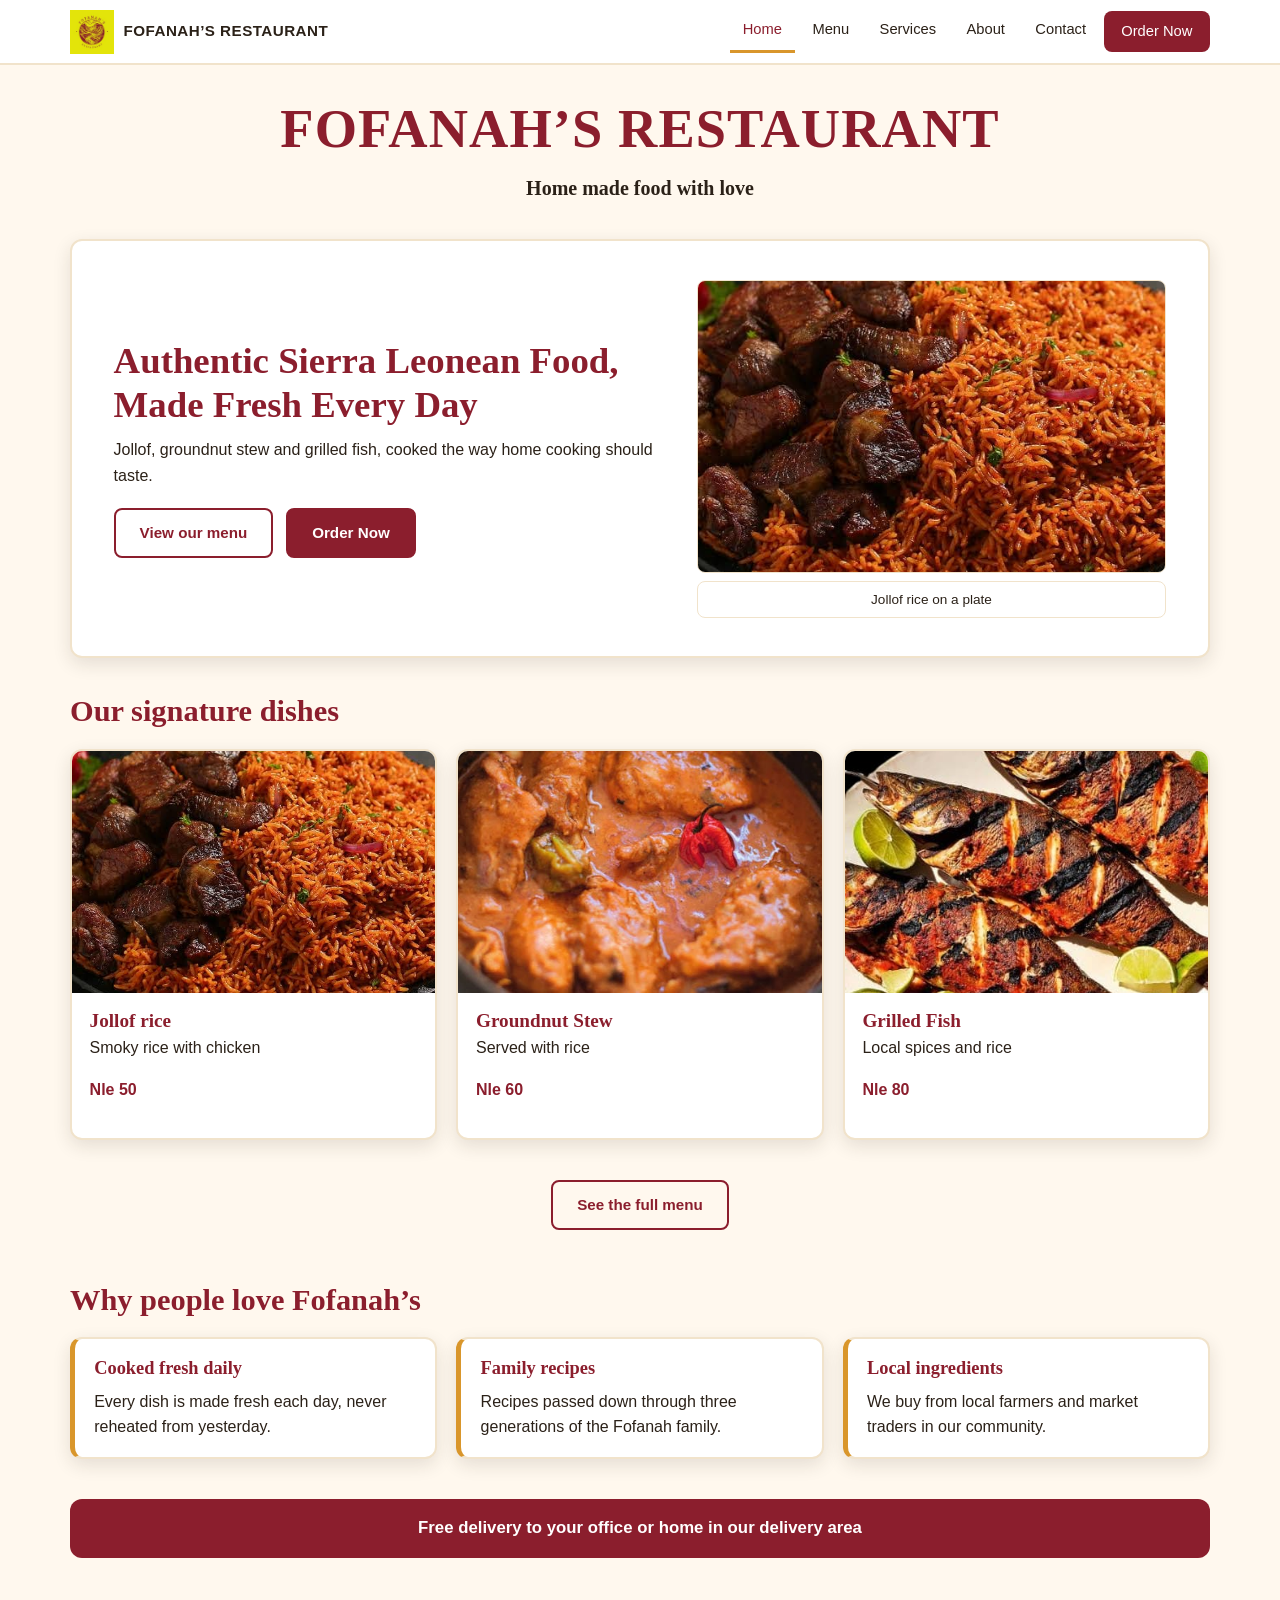
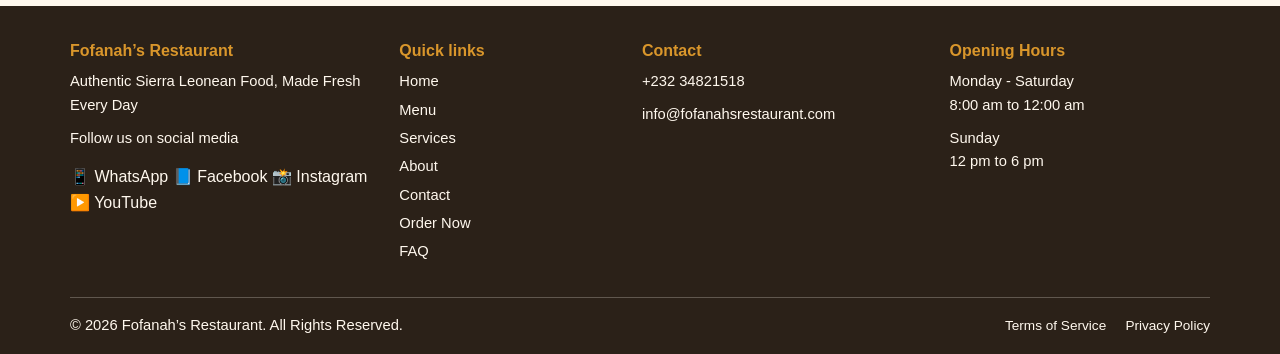
<file: index.html>
<!DOCTYPE html>
<html lang="en">
<head>
  <meta charset="UTF-8">
  <meta name="viewport" content="width=device-width, initial-scale=1.0">
  <meta name="description" content="Fofanah's Restaurant serves authentic Sierra Leonean food, made fresh every day. Home made food with love.">
  <title>Home | Fofanah&rsquo;s Restaurant</title>
  <link rel="stylesheet" href="css/style.css">
</head>
<body>
  <a class="skip-link" href="#main">Skip to main content</a>
  <input type="checkbox" id="nav-toggle" class="nav-toggle" aria-label="Open or close the menu">
  <header class="site-header">
    <div class="container header-inner">
      <a class="brand" href="index.html">
        <img src="./images/logo.jpg" alt="Fofanah's Restaurant logo" width="64" height="64">
        <span>Fofanah&rsquo;s Restaurant</span>
      </a>
      <label for="nav-toggle" class="nav-burger" aria-hidden="true">
        <span></span><span></span><span></span>
      </label>
      <nav class="main-nav" aria-label="Main navigation">
        <ul>
            <li><a href="index.html" class="active" aria-current="page">Home</a></li>
            <li><a href="menu.html">Menu</a></li>
            <li><a href="services.html">Services</a></li>
            <li><a href="about.html">About</a></li>
            <li><a href="contact.html">Contact</a></li>
            <li><a href="order.html" class="nav-order">Order Now</a></li>
        </ul>
      </nav>
    </div>
  </header>
  <main id="main">
    <section class="home-title container">
      <h1>Fofanah&rsquo;s Restaurant</h1>
      <p class="tagline">Home made food with love</p>
    </section>

    <section class="container">
      <div class="card hero-card">
        <div class="hero-text">
          <h2>Authentic Sierra Leonean Food, Made Fresh Every Day</h2>
          <p>Jollof, groundnut stew and grilled fish, cooked the way home cooking should taste.</p>
          <div class="btn-row">
            <a class="btn btn-outline" href="menu.html">View our menu</a>
            <a class="btn btn-primary" href="order.html">Order Now</a>
          </div>
        </div>
        <figure class="hero-figure">
          <img src="./images/jollof rice.jpeg" alt="Jollof rice on a plate" width="1400" height="700">
          <figcaption>Jollof rice on a plate</figcaption>
        </figure>
      </div>
    </section>

    <section class="container section">
      <h2 class="section-title">Our signature dishes</h2>
      <div class="grid grid-3">
        <article class="card dish-card">
          <img src="./images/jollof rice.jpeg" alt="Jollof rice" width="600" height="400">
          <div class="dish-card-body">
            <h3>Jollof rice</h3>
            <p>Smoky rice with chicken</p>
            <p class="price">Nle 50</p>
          </div>
        </article>
        <article class="card dish-card">
          <img src="./images/groundnut stew.jpeg" alt="Groundnut Stew" width="600" height="400">
          <div class="dish-card-body">
            <h3>Groundnut Stew</h3>
            <p>Served with rice</p>
            <p class="price">Nle 60</p>
          </div>
        </article>
        <article class="card dish-card">
          <img src="./images/grilled fish.jpeg" alt="Grilled Fish" width="600" height="400">
          <div class="dish-card-body">
            <h3>Grilled Fish</h3>
            <p>Local spices and rice</p>
            <p class="price">Nle 80</p>
          </div>
        </article>
      </div>
      <p class="cta-center"><a class="btn btn-outline" href="menu.html">See the full menu</a></p>
    </section>

    <section class="container section">
      <h2 class="section-title">Why people love Fofanah&rsquo;s</h2>
      <div class="grid grid-3">
        <div class="card feature-card">
          <h3>Cooked fresh daily</h3>
          <p>Every dish is made fresh each day, never reheated from yesterday.</p>
        </div>
        <div class="card feature-card">
          <h3>Family recipes</h3>
          <p>Recipes passed down through three generations of the Fofanah family.</p>
        </div>
        <div class="card feature-card">
          <h3>Local ingredients</h3>
          <p>We buy from local farmers and market traders in our community.</p>
        </div>
      </div>
    </section>

    <section class="container">
      <p class="promo-banner">Free delivery to your office or home in our delivery area</p>
    </section>
  </main>
  <footer class="site-footer">
    <div class="container footer-grid">
      <div>
        <h2>Fofanah&rsquo;s Restaurant</h2>
        <p>Authentic Sierra Leonean Food, Made Fresh Every Day</p>
        <p>Follow us on social media</p>
        <!-- Social Media Links Section -->
    <div class="social-container">
      <h3 style="color:white; margin-bottom:14px; font-size:16px; opacity:0.85;"></h3>
      <div>
        <a href="https://wa.me/23234821518" target="_blank" rel="noopener noreferrer" class="social-link whatsapp">
          📱 WhatsApp
        </a>
        <a href="https://www.facebook.com/fofanah'srestaurant" target="_blank" rel="noopener noreferrer" class="social-link facebook">
          📘 Facebook
        </a>
        <a href="https://www.instagram.com/fofanah'srestaurant" target="_blank" rel="noopener noreferrer" class="social-link instagram">
          📸 Instagram
        </a>
        <a href="https://www.youtube.com/@fofanah'srestaurant" target="_blank" rel="noopener noreferrer" class="social-link youtube">
          ▶️ YouTube
        </a>
      </div>
    </div>
      </div>
      <div>
        <h2>Quick links</h2>
        <ul class="footer-links">
          <li><a href="index.html">Home</a></li>
          <li><a href="menu.html">Menu</a></li>
          <li><a href="services.html">Services</a></li>
          <li><a href="about.html">About</a></li>
          <li><a href="contact.html">Contact</a></li>
          <li><a href="order.html">Order Now</a></li>
          <li><a href="faq.html">FAQ</a></li>
        </ul>
      </div>
      <div>
        <h2>Contact</h2>
        <p><a href="tel:+23234821518">+232 34821518</a></p>
        <p><a href="mailto:info@fofanahsrestaurant.com">info@fofanahsrestaurant.com</a></p>
      </div>
      <div>
        <h2>Opening Hours</h2>
        <p>Monday - Saturday<br>8:00 am to 12:00 am</p>
        <p>Sunday<br>12 pm to 6 pm</p>
      </div>
    </div>
    <div class="container footer-bottom">
      <p>&copy; 2026 Fofanah&rsquo;s Restaurant. All Rights Reserved.</p>
      <nav aria-label="Legal">
        <a href="terms.html">Terms of Service</a>
        <a href="privacy.html">Privacy Policy</a>
      </nav>
    </div>
  </footer>
</body>
</html>
</file>
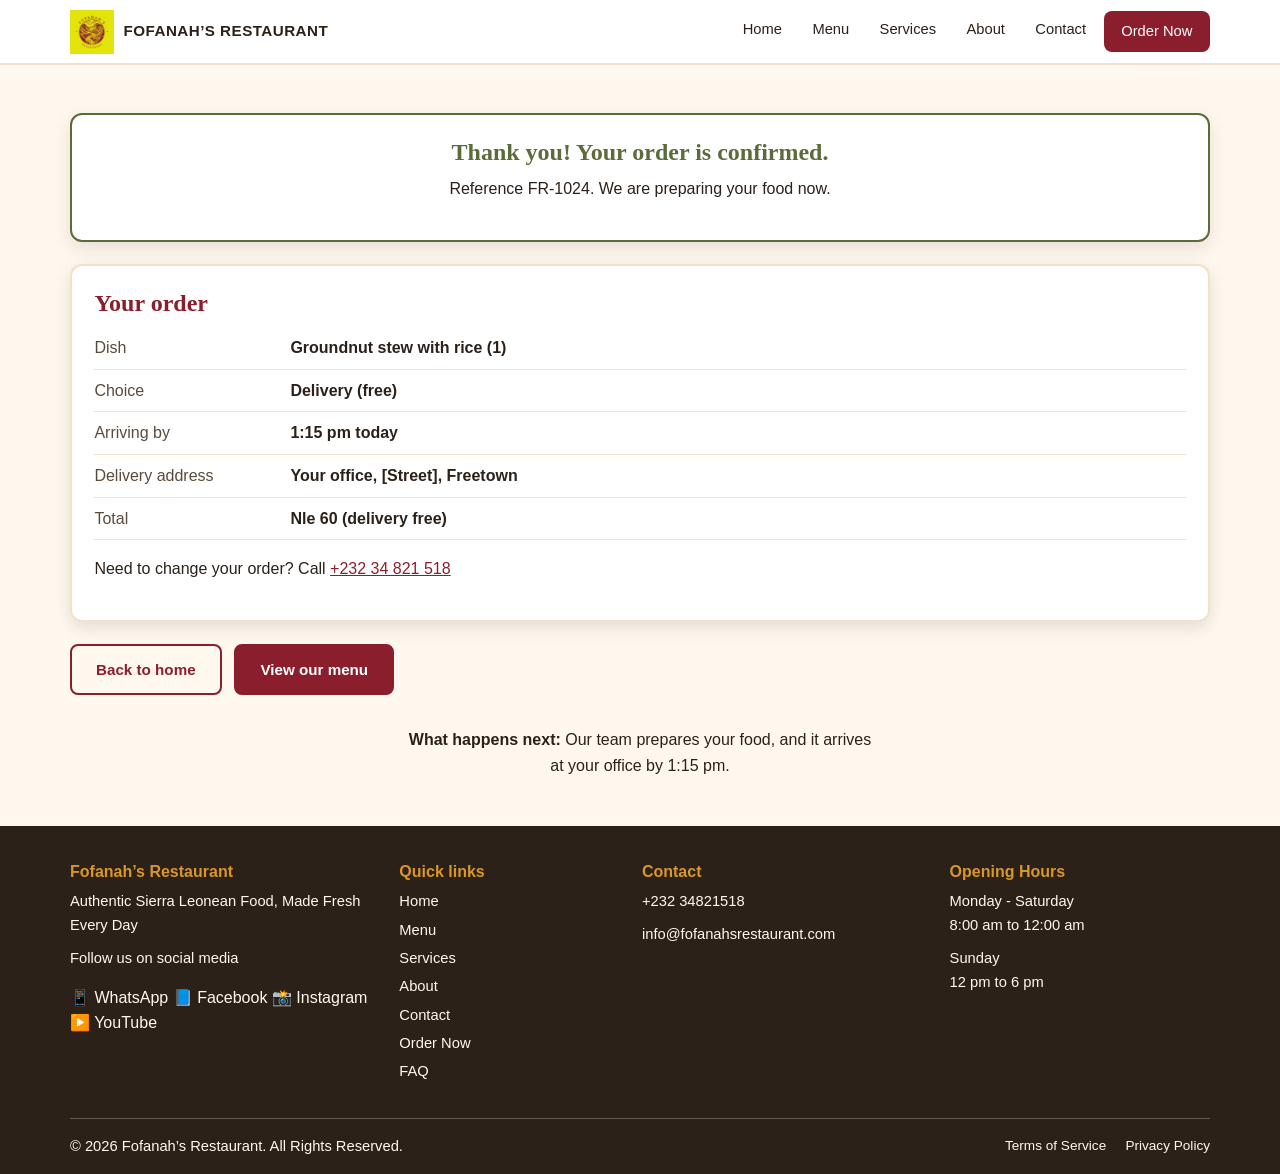
<file: confirmation.html>
<!DOCTYPE html>
<html lang="en">
<head>
  <meta charset="UTF-8">
  <meta name="viewport" content="width=device-width, initial-scale=1.0">
  <meta name="description" content="Your Fofanah's Restaurant order is confirmed.">
  <title>Order confirmed | Fofanah&rsquo;s Restaurant</title>
  <link rel="stylesheet" href="css/style.css">
</head>
<body>
  <a class="skip-link" href="#main">Skip to main content</a>
  <input type="checkbox" id="nav-toggle" class="nav-toggle" aria-label="Open or close the menu">
  <header class="site-header">
    <div class="container header-inner">
      <a class="brand" href="index.html">
        <img src="./images/logo.jpg" alt="Fofanah's Restaurant logo" width="64" height="64">
        <span>Fofanah&rsquo;s Restaurant</span>
      </a>
      <label for="nav-toggle" class="nav-burger" aria-hidden="true">
        <span></span><span></span><span></span>
      </label>
      <nav class="main-nav" aria-label="Main navigation">
        <ul>
            <li><a href="index.html">Home</a></li>
            <li><a href="menu.html">Menu</a></li>
            <li><a href="services.html">Services</a></li>
            <li><a href="about.html">About</a></li>
            <li><a href="contact.html">Contact</a></li>
            <li><a href="order.html" class="nav-order active" aria-current="page">Order Now</a></li>
        </ul>
      </nav>
    </div>
  </header>
  <main id="main">
    <section class="container">
      <div class="page-title"></div>
      <div class="card confirm-box confirm-success">
        <h1>Thank you! Your order is confirmed.</h1>
        <p>Reference FR-1024. We are preparing your food now.</p>
      </div>

      <div class="card confirm-box">
        <h2>Your order</h2>
        <dl class="summary-list">
          <div><dt>Dish</dt><dd>Groundnut stew with rice (1)</dd></div>
          <div><dt>Choice</dt><dd>Delivery (free)</dd></div>
          <div><dt>Arriving by</dt><dd>1:15 pm today</dd></div>
          <div><dt>Delivery address</dt><dd>Your office, [Street], Freetown</dd></div>
          <div><dt>Total</dt><dd>Nle 60 (delivery free)</dd></div>
        </dl>
        <p>Need to change your order? Call <a href="tel:+23234821518">+232 34 821 518</a></p>
      </div>

      <div class="btn-row">
        <a class="btn btn-outline" href="index.html">Back to home</a>
        <a class="btn btn-primary" href="menu.html">View our menu</a>
      </div>

      <p class="next-steps"><strong>What happens next:</strong> Our team prepares your food, and it arrives at your office by 1:15 pm.</p>
    </section>
  </main>
  <footer class="site-footer">
    <div class="container footer-grid">
      <div>
        <h2>Fofanah&rsquo;s Restaurant</h2>
        <p>Authentic Sierra Leonean Food, Made Fresh Every Day</p>
        <p>Follow us on social media</p>
         <!-- Social Media Links Section -->
    <div class="social-container">
      <h3 style="color:white; margin-bottom:14px; font-size:16px; opacity:0.85;"></h3>
      <div>
        <a href="https://wa.me/23234821518" target="_blank" rel="noopener noreferrer" class="social-link whatsapp">
          📱 WhatsApp
        </a>
        <a href="https://www.facebook.com/fofanah'srestaurant" target="_blank" rel="noopener noreferrer" class="social-link facebook">
          📘 Facebook
        </a>
        <a href="https://www.instagram.com/fofanah'srestaurant" target="_blank" rel="noopener noreferrer" class="social-link instagram">
          📸 Instagram
        </a>
        <a href="https://www.youtube.com/@fofanah'srestaurant" target="_blank" rel="noopener noreferrer" class="social-link youtube">
          ▶️ YouTube
        </a>
      </div>
    </div>
      </div>
      <div>
        <h2>Quick links</h2>
        <ul class="footer-links">
          <li><a href="index.html">Home</a></li>
          <li><a href="menu.html">Menu</a></li>
          <li><a href="services.html">Services</a></li>
          <li><a href="about.html">About</a></li>
          <li><a href="contact.html">Contact</a></li>
          <li><a href="order.html">Order Now</a></li>
          <li><a href="faq.html">FAQ</a></li>
        </ul>
      </div>
      <div>
        <h2>Contact</h2>
        <p><a href="tel:+23234821518">+232 34821518</a></p>
        <p><a href="mailto:info@fofanahsrestaurant.com">info@fofanahsrestaurant.com</a></p>
      </div>
      <div>
        <h2>Opening Hours</h2>
        <p>Monday - Saturday<br>8:00 am to 12:00 am</p>
        <p>Sunday<br>12 pm to 6 pm</p>
      </div>
    </div>
    <div class="container footer-bottom">
      <p>&copy; 2026 Fofanah&rsquo;s Restaurant. All Rights Reserved.</p>
      <nav aria-label="Legal">
        <a href="terms.html">Terms of Service</a>
        <a href="privacy.html">Privacy Policy</a>
      </nav>
    </div>
  </footer>
</body>
</html>
</file>
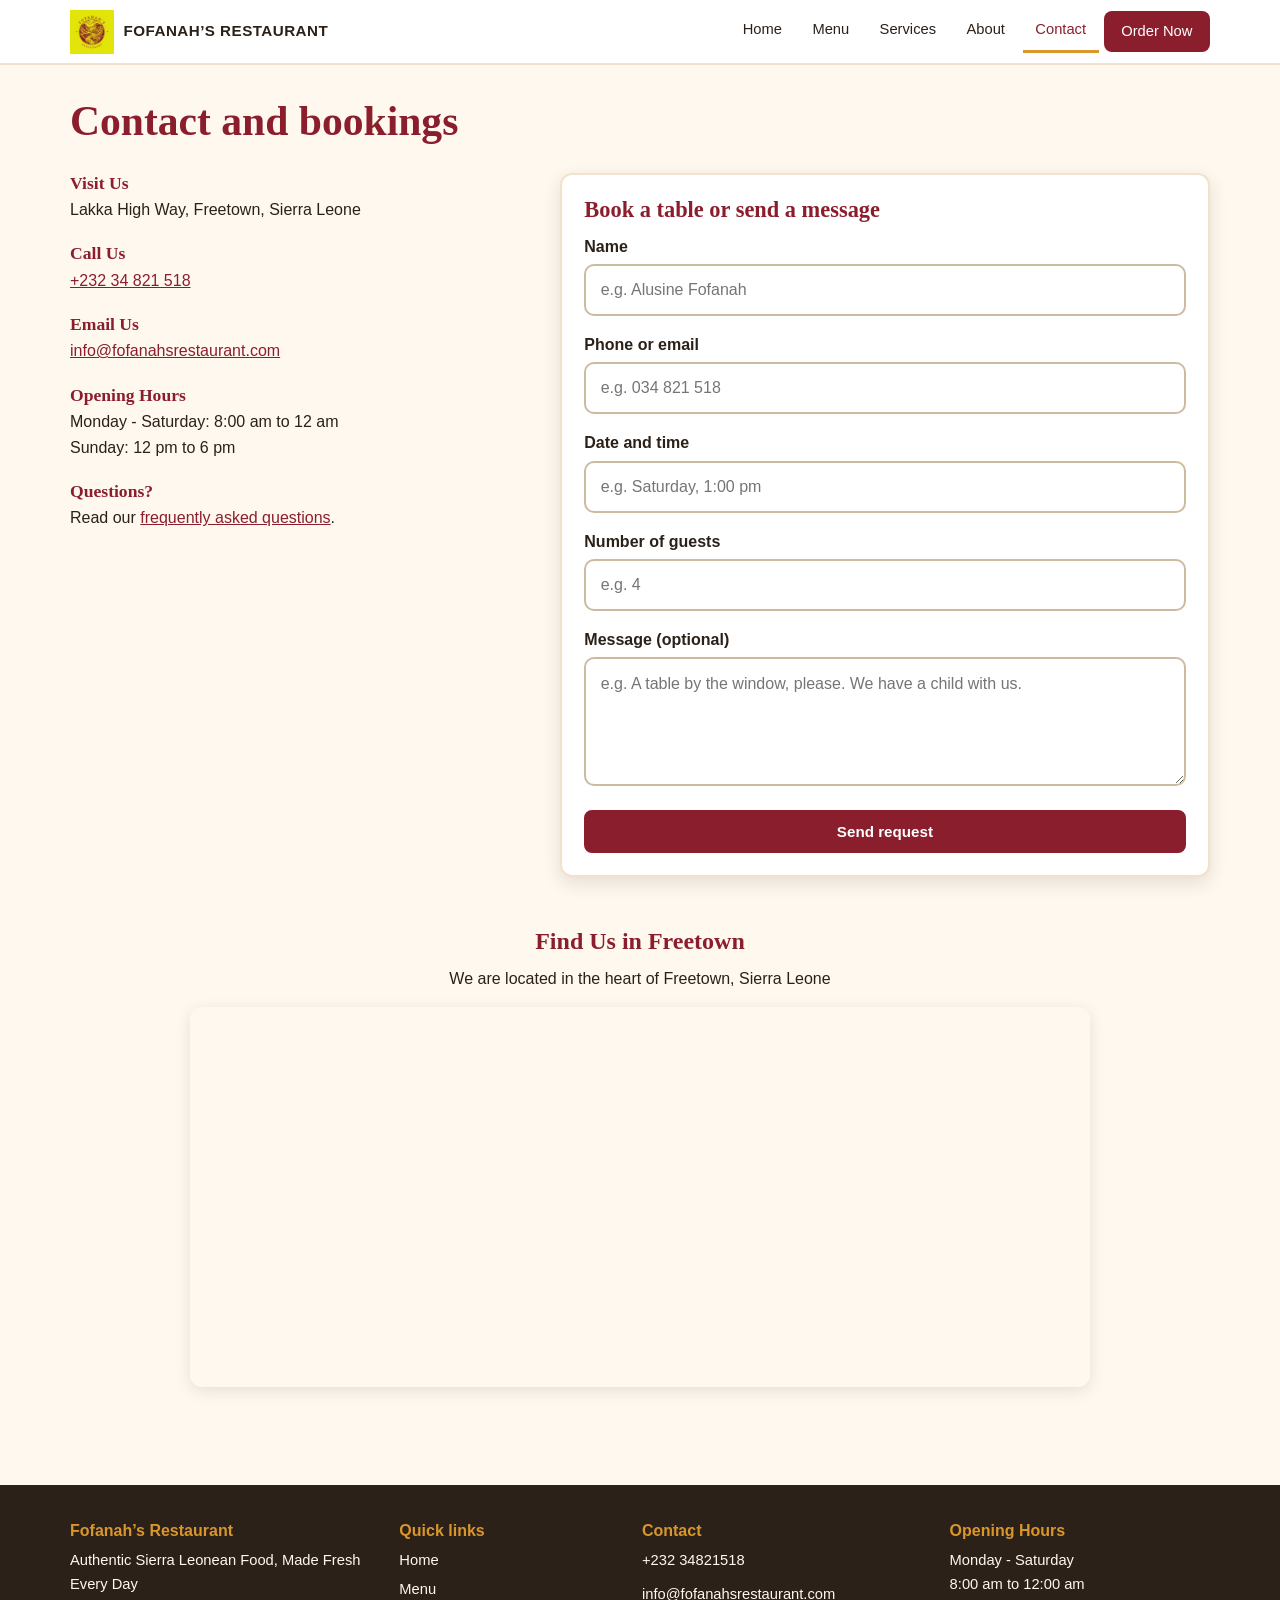
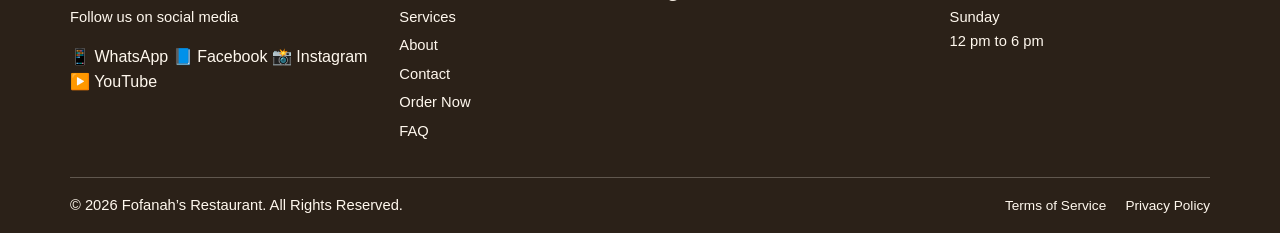
<file: contact.html>
<!DOCTYPE html>
<html lang="en">
<head>
  <meta charset="UTF-8">
  <meta name="viewport" content="width=device-width, initial-scale=1.0">
  <meta name="description" content="Book a table or send a message to Fofanah's Restaurant. Find our address, phone number and opening hours.">
  <title>Contact | Fofanah&rsquo;s Restaurant</title>
  <link rel="stylesheet" href="css/style.css">
</head>
<body>
  <a class="skip-link" href="#main">Skip to main content</a>
  <input type="checkbox" id="nav-toggle" class="nav-toggle" aria-label="Open or close the menu">
  <header class="site-header">
    <div class="container header-inner">
      <a class="brand" href="index.html">
        <img src="./images/logo.jpg" alt="Fofanah's Restaurant logo" width="64" height="64">
        <span>Fofanah&rsquo;s Restaurant</span>
      </a>
      <label for="nav-toggle" class="nav-burger" aria-hidden="true">
        <span></span><span></span><span></span>
      </label>
      <nav class="main-nav" aria-label="Main navigation">
        <ul>
            <li><a href="index.html">Home</a></li>
            <li><a href="menu.html">Menu</a></li>
            <li><a href="services.html">Services</a></li>
            <li><a href="about.html">About</a></li>
            <li><a href="contact.html" class="active" aria-current="page">Contact</a></li>
            <li><a href="order.html" class="nav-order">Order Now</a></li>
        </ul>
      </nav>
    </div>
  </header>
  <main id="main">
    <section class="container">
      <div class="page-title">
        <h1>Contact and bookings</h1>
      </div>
      <div class="contact-grid">
        <div class="contact-info">
          <div class="info-block">
            <h3>Visit Us</h3>
            <p>Lakka High Way, Freetown, Sierra Leone</p>
          </div>
          <div class="info-block">
            <h3>Call Us</h3>
            <p><a href="tel:+23234821518">+232 34 821 518</a></p>
          </div>
          <div class="info-block">
            <h3>Email Us</h3>
            <p><a href="mailto:info@fofanahsrestaurant.com">info@fofanahsrestaurant.com</a></p>
          </div>
          <div class="info-block">
            <h3>Opening Hours</h3>
            <p>Monday - Saturday: 8:00 am to 12 am</p>
            <p>Sunday: 12 pm to 6 pm</p>
          </div>
          <div class="info-block">
            <h3>Questions?</h3>
            <p>Read our <a href="faq.html">frequently asked questions</a>.</p>
          </div>
        </div>

        <div class="card form-box">
          <h2>Book a table or send a message</h2>
          <form action="mailto:info@fofanahsrestaurant.com" method="post" enctype="text/plain">
            <div class="form-field">
              <label for="name">Name</label>
              <input type="text" id="name" name="name" placeholder="e.g. Alusine Fofanah" required>
            </div>
            <div class="form-field">
              <label for="contact">Phone or email</label>
              <input type="text" id="contact" name="contact" placeholder="e.g. 034 821 518" required>
            </div>
            <div class="form-field">
              <label for="when">Date and time</label>
              <input type="text" id="when" name="when" placeholder="e.g. Saturday, 1:00 pm">
            </div>
            <div class="form-field">
              <label for="guests">Number of guests</label>
              <input type="number" id="guests" name="guests" min="1" placeholder="e.g. 4">
            </div>
            <div class="form-field">
              <label for="message">Message (optional)</label>
              <textarea id="message" name="message" rows="4" placeholder="e.g. A table by the window, please. We have a child with us."></textarea>
            </div>
            <button type="submit" class="btn btn-primary btn-block">Send request</button>
          </form>
        </div>
      </div>

       <!-- MAP SECTION -->
  <section class="section-alt" style="padding: 50px 40px; text-align:center;">
    <h2>Find Us in Freetown</h2>
    <p class="section-subtitle">We are located in the heart of Freetown, Sierra Leone</p>
    <div style="max-width:900px; margin:0 auto; border-radius:12px; overflow:hidden; box-shadow:0 4px 16px rgba(0,0,0,0.1);">
      <iframe
        title="Fofanah's Restaurant Location - Freetown, Sierra Leone"
        src="https://www.openstreetmap.org/export/embed.html?bbox=-13.2500%2C8.4500%2C-13.2000%2C8.4900&layer=mapnik&marker=8.4841%2C-13.2340"
        width="100%"
        height="380"
        style="border:0; display:block;"
        allowfullscreen=""
        loading="lazy"
        referrerpolicy="no-referrer-when-downgrade">
      </iframe>
    </div>

  </section>
    </section>
  </main>
  <footer class="site-footer">
    <div class="container footer-grid">
      <div>
        <h2>Fofanah&rsquo;s Restaurant</h2>
        <p>Authentic Sierra Leonean Food, Made Fresh Every Day</p>
        <p>Follow us on social media</p>
         <!-- Social Media Links Section -->
    <div class="social-container">
      <h3 style="color:white; margin-bottom:14px; font-size:16px; opacity:0.85;"></h3>
      <div>
        <a href="https://wa.me/23234821518" target="_blank" rel="noopener noreferrer" class="social-link whatsapp">
          📱 WhatsApp
        </a>
        <a href="https://www.facebook.com/fofanah'srestaurant" target="_blank" rel="noopener noreferrer" class="social-link facebook">
          📘 Facebook
        </a>
        <a href="https://www.instagram.com/fofanah'srestaurant" target="_blank" rel="noopener noreferrer" class="social-link instagram">
          📸 Instagram
        </a>
        <a href="https://www.youtube.com/@fofanah'srestaurant" target="_blank" rel="noopener noreferrer" class="social-link youtube">
          ▶️ YouTube
        </a>
      </div>
    </div>
      </div>
      <div>
        <h2>Quick links</h2>
        <ul class="footer-links">
          <li><a href="index.html">Home</a></li>
          <li><a href="menu.html">Menu</a></li>
          <li><a href="services.html">Services</a></li>
          <li><a href="about.html">About</a></li>
          <li><a href="contact.html">Contact</a></li>
          <li><a href="order.html">Order Now</a></li>
          <li><a href="faq.html">FAQ</a></li>
        </ul>
      </div>
      <div>
        <h2>Contact</h2>
        <p><a href="tel:+23234821518">+232 34821518</a></p>
        <p><a href="mailto:info@fofanahsrestaurant.com">info@fofanahsrestaurant.com</a></p>
      </div>
      <div>
        <h2>Opening Hours</h2>
        <p>Monday - Saturday<br>8:00 am to 12:00 am</p>
        <p>Sunday<br>12 pm to 6 pm</p>
      </div>
    </div>
    <div class="container footer-bottom">
      <p>&copy; 2026 Fofanah&rsquo;s Restaurant. All Rights Reserved.</p>
      <nav aria-label="Legal">
        <a href="terms.html">Terms of Service</a>
        <a href="privacy.html">Privacy Policy</a>
      </nav>
    </div>
  </footer>
</body>
</html>
</file>
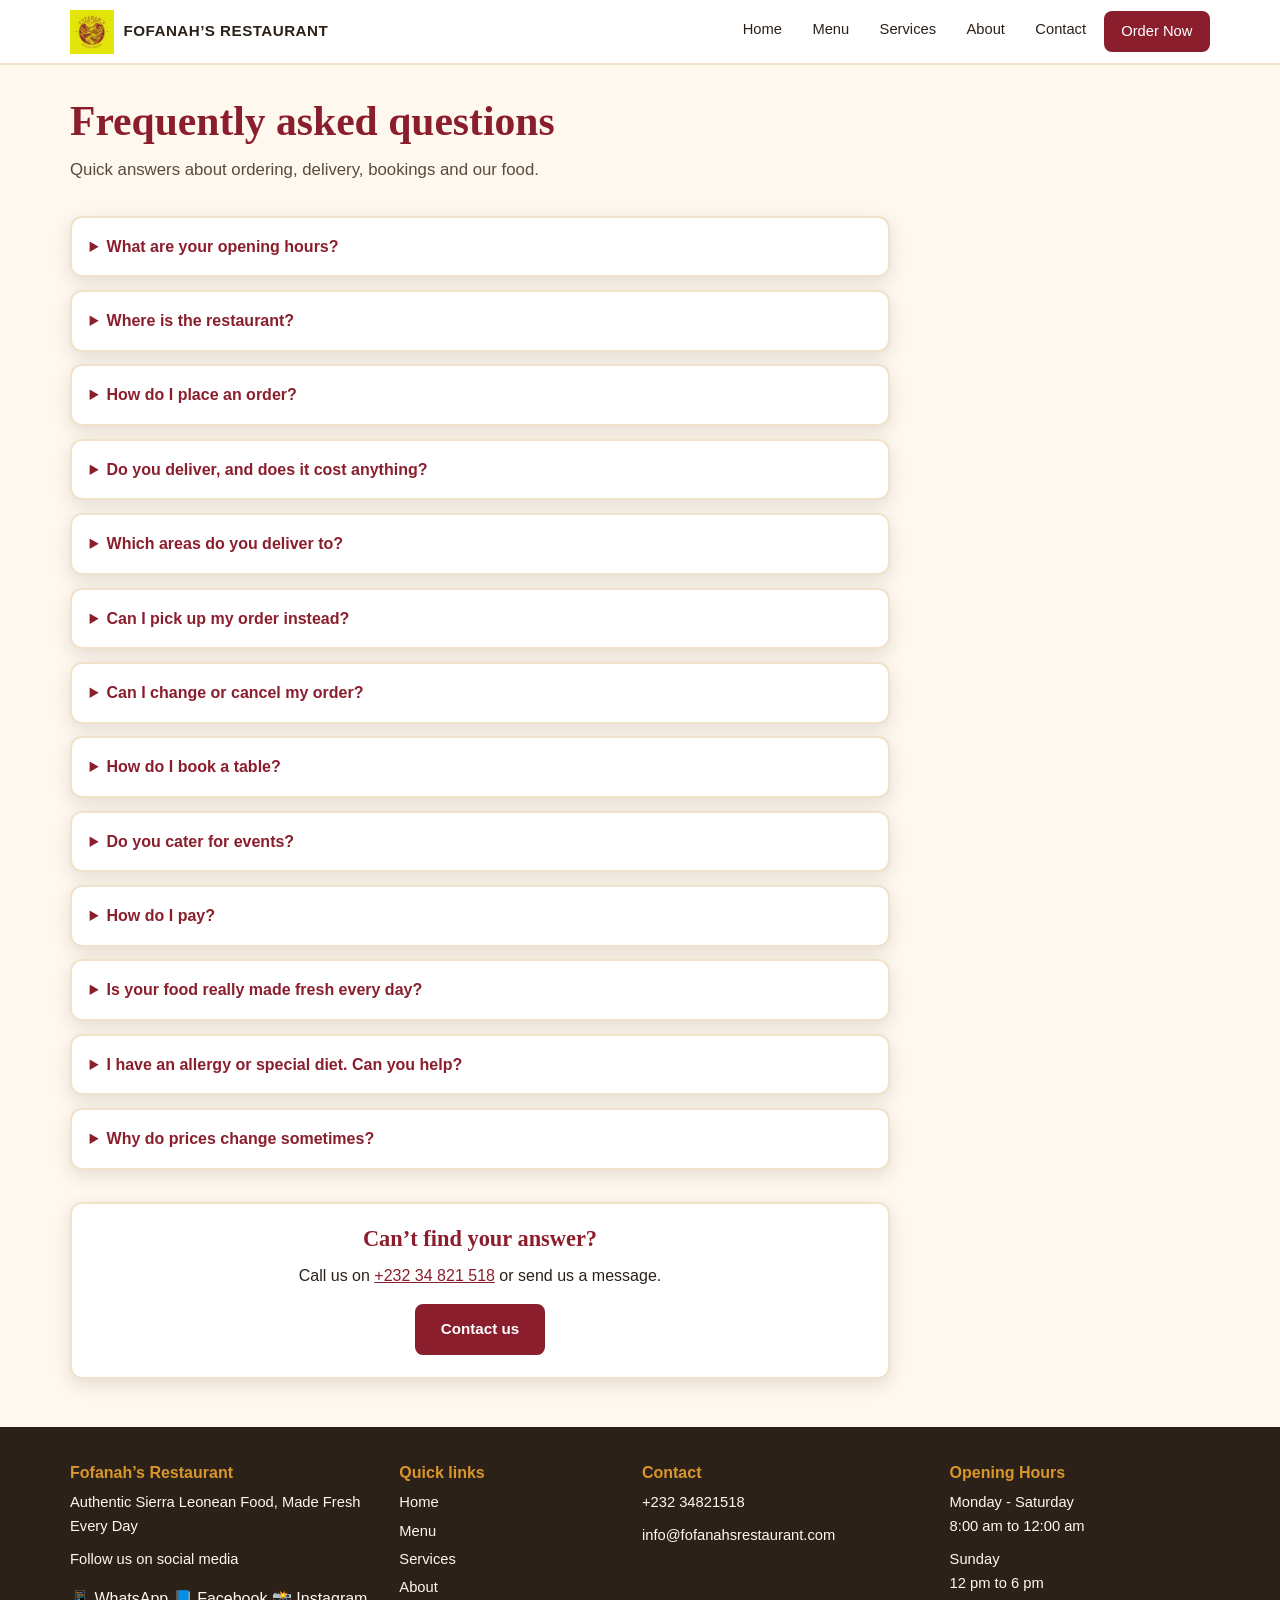
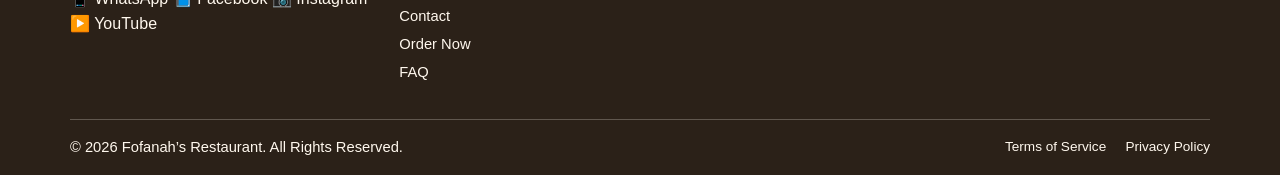
<file: faq.html>
<!DOCTYPE html>
<html lang="en">
<head>
  <meta charset="UTF-8">
  <meta name="viewport" content="width=device-width, initial-scale=1.0">
  <meta name="description" content="Answers to common questions about Fofanah's Restaurant: opening hours, delivery, orders, bookings and catering.">
  <title>FAQ | Fofanah&rsquo;s Restaurant</title>
  <link rel="stylesheet" href="css/style.css">
</head>
<body>
  <a class="skip-link" href="#main">Skip to main content</a>
  <input type="checkbox" id="nav-toggle" class="nav-toggle" aria-label="Open or close the menu">
  <header class="site-header">
    <div class="container header-inner">
      <a class="brand" href="index.html">
        <img src="./images/logo.jpg" alt="Fofanah's Restaurant logo" width="64" height="64">
        <span>Fofanah&rsquo;s Restaurant</span>
      </a>
      <label for="nav-toggle" class="nav-burger" aria-hidden="true">
        <span></span><span></span><span></span>
      </label>
      <nav class="main-nav" aria-label="Main navigation">
        <ul>
            <li><a href="index.html">Home</a></li>
            <li><a href="menu.html">Menu</a></li>
            <li><a href="services.html">Services</a></li>
            <li><a href="about.html">About</a></li>
            <li><a href="contact.html">Contact</a></li>
            <li><a href="order.html" class="nav-order">Order Now</a></li>
        </ul>
      </nav>
    </div>
  </header>
  <main id="main">
    <section class="container">
      <div class="page-title">
        <h1>Frequently asked questions</h1>
        <p class="lead">Quick answers about ordering, delivery, bookings and our food.</p>
      </div>
      <div class="faq-list">
        <details class="card faq-item">
          <summary>What are your opening hours?</summary>
          <p>We are open Monday to Saturday, 8:00 am to 12:00 am, and on Sunday from 12 pm to 6 pm.</p>
        </details>
        <details class="card faq-item">
          <summary>Where is the restaurant?</summary>
          <p>You can find us at Lakka High Way, Freetown, Sierra Leone. There is a map on the <a href="contact.html">Contact page</a>.</p>
        </details>
        <details class="card faq-item">
          <summary>How do I place an order?</summary>
          <p>Go to the <a href="order.html">Order page</a>, choose your dishes, tell us whether you want pickup or delivery, and press Submit. You can also call us on <a href="tel:+23234821518">+232 34 821 518</a>.</p>
        </details>
        <details class="card faq-item">
          <summary>Do you deliver, and does it cost anything?</summary>
          <p>Yes. Delivery to your home or office is free inside our delivery area, and our own riders bring your food. Delivery runs Monday to Saturday, 6 am to 10 pm. We do not deliver on Sundays.</p>
        </details>
        <details class="card faq-item">
          <summary>Which areas do you deliver to?</summary>
          <p>We deliver in every part of Freetown. If you are not sure whether we reach you, call us and ask.</p>
        </details>
        <details class="card faq-item">
          <summary>Can I pick up my order instead?</summary>
          <p>Yes. Choose Pickup on the order page and tell us what time you want it. It will be ready for you to collect.</p>
        </details>
        <details class="card faq-item">
          <summary>Can I change or cancel my order?</summary>
          <p>Call us on <a href="tel:+23234821518">+232 34 821 518</a> as soon as you can. Once we have started cooking, we may not be able to cancel.</p>
        </details>
        <details class="card faq-item">
          <summary>How do I book a table?</summary>
          <p>Fill in the form on the <a href="contact.html">Contact page</a> with your name, phone or email, date, time and number of guests. We will reply to confirm your table.</p>
        </details>
        <details class="card faq-item">
          <summary>Do you cater for events?</summary>
          <p>Yes. We cook for weddings, meetings and family events. Send us a message on the <a href="contact.html">Contact page</a> with your date and number of guests, and we will give you a quote.</p>
        </details>
        <details class="card faq-item">
          <summary>How do I pay?</summary>
          <p>You pay when your food is delivered or collected. Please ask us which payment methods we accept when you order.</p>
        </details>
        <details class="card faq-item">
          <summary>Is your food really made fresh every day?</summary>
          <p>Yes. Our team cooks every dish fresh each day, using local ingredients from farmers and market traders. Our recipes have been passed down through three generations of the Fofanah family.</p>
        </details>
        <details class="card faq-item">
          <summary>I have an allergy or special diet. Can you help?</summary>
          <p>Please tell us when you order or book, and we will do our best. We cook in a shared kitchen, so we cannot promise that a dish is completely free of any ingredient.</p>
        </details>
        <details class="card faq-item">
          <summary>Why do prices change sometimes?</summary>
          <p>Our prices are in New Leones (Nle). Dishes and prices may change with the cost and availability of fresh ingredients.</p>
        </details>
      </div>
      <div class="card faq-help">
        <h2>Can&rsquo;t find your answer?</h2>
        <p>Call us on <a href="tel:+23234821518">+232 34 821 518</a> or send us a message.</p>
        <a class="btn btn-primary" href="contact.html">Contact us</a>
      </div>
    </section>
  </main>
  <footer class="site-footer">
    <div class="container footer-grid">
      <div>
        <h2>Fofanah&rsquo;s Restaurant</h2>
        <p>Authentic Sierra Leonean Food, Made Fresh Every Day</p>
        <p>Follow us on social media</p>
        <!-- Social Media Links Section -->
    <div class="social-container">
      <h3 style="color:white; margin-bottom:14px; font-size:16px; opacity:0.85;"></h3>
      <div>
        <a href="https://wa.me/23234821518" target="_blank" rel="noopener noreferrer" class="social-link whatsapp">
          📱 WhatsApp
        </a>
        <a href="https://www.facebook.com/fofanah'srestaurant" target="_blank" rel="noopener noreferrer" class="social-link facebook">
          📘 Facebook
        </a>
        <a href="https://www.instagram.com/fofanah'srestaurant" target="_blank" rel="noopener noreferrer" class="social-link instagram">
          📸 Instagram
        </a>
        <a href="https://www.youtube.com/@fofanah'srestaurant" target="_blank" rel="noopener noreferrer" class="social-link youtube">
          ▶️ YouTube
        </a>
      </div>
    </div>
      </div>
      <div>
        <h2>Quick links</h2>
        <ul class="footer-links">
          <li><a href="index.html">Home</a></li>
          <li><a href="menu.html">Menu</a></li>
          <li><a href="services.html">Services</a></li>
          <li><a href="about.html">About</a></li>
          <li><a href="contact.html">Contact</a></li>
          <li><a href="order.html">Order Now</a></li>
          <li><a href="faq.html">FAQ</a></li>
        </ul>
      </div>
      <div>
        <h2>Contact</h2>
        <p><a href="tel:+23234821518">+232 34821518</a></p>
        <p><a href="mailto:info@fofanahsrestaurant.com">info@fofanahsrestaurant.com</a></p>
      </div>
      <div>
        <h2>Opening Hours</h2>
        <p>Monday - Saturday<br>8:00 am to 12:00 am</p>
        <p>Sunday<br>12 pm to 6 pm</p>
      </div>
    </div>
    <div class="container footer-bottom">
      <p>&copy; 2026 Fofanah&rsquo;s Restaurant. All Rights Reserved.</p>
      <nav aria-label="Legal">
        <a href="terms.html">Terms of Service</a>
        <a href="privacy.html">Privacy Policy</a>
      </nav>
    </div>
  </footer>
</body>
</html>
</file>
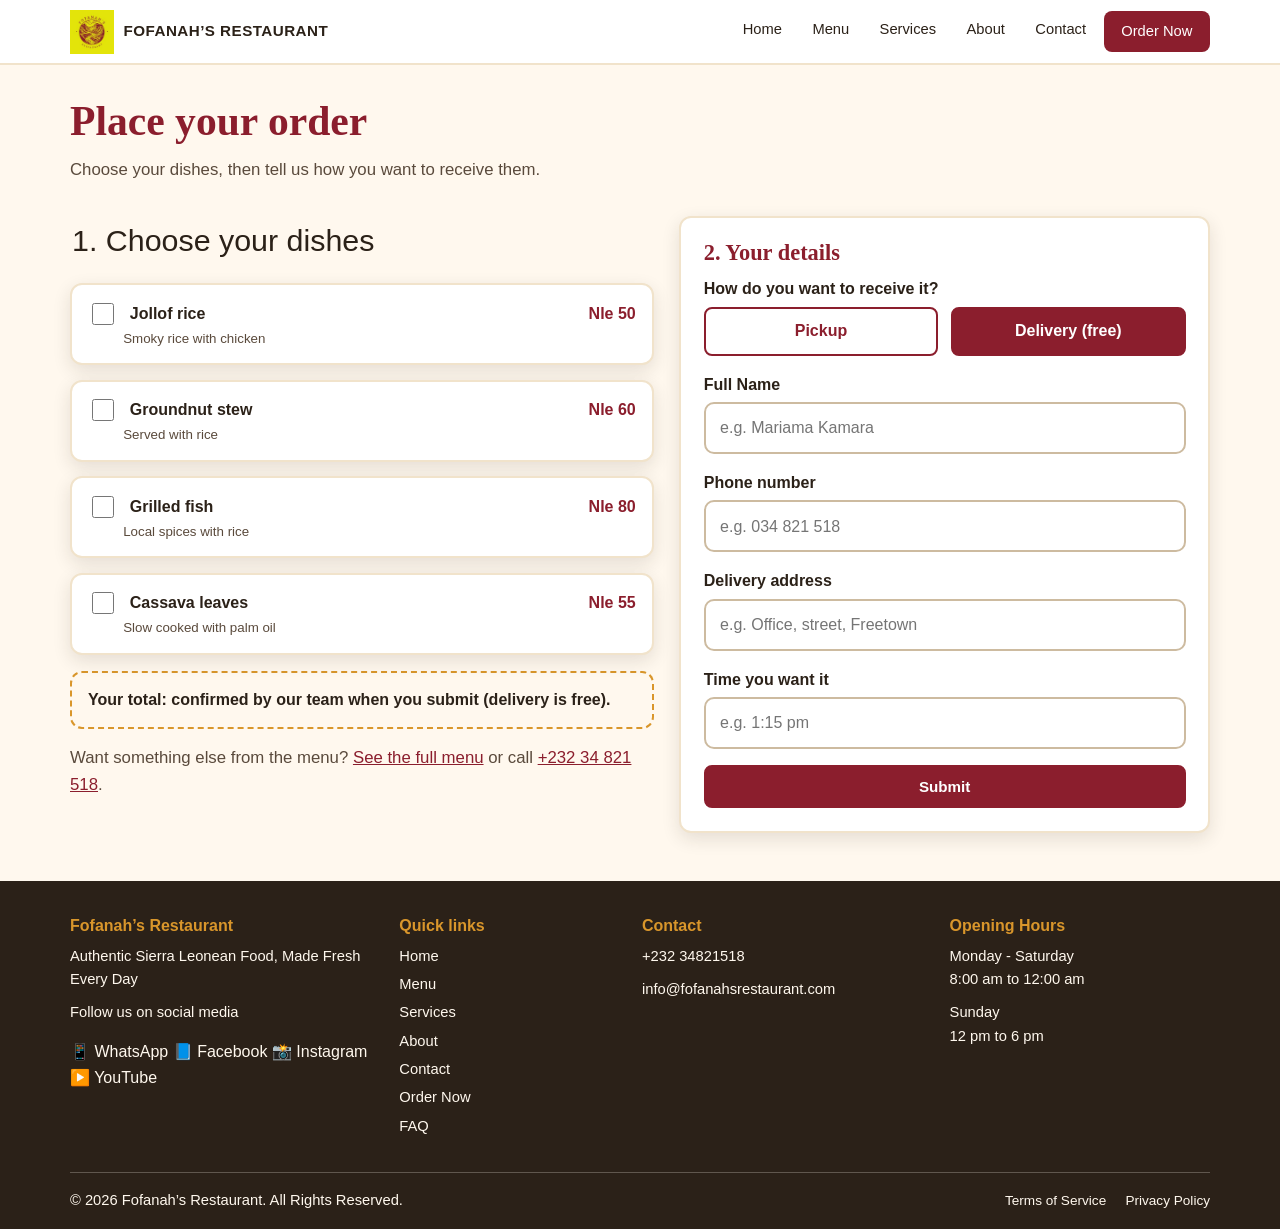
<file: order.html>
<!DOCTYPE html>
<html lang="en">
<head>
  <meta charset="UTF-8">
  <meta name="viewport" content="width=device-width, initial-scale=1.0">
  <meta name="description" content="Order food from Fofanah's Restaurant for pickup or free delivery.">
  <title>Place your order | Fofanah&rsquo;s Restaurant</title>
  <link rel="stylesheet" href="css/style.css">
</head>
<body>
  <a class="skip-link" href="#main">Skip to main content</a>
  <input type="checkbox" id="nav-toggle" class="nav-toggle" aria-label="Open or close the menu">
  <header class="site-header">
    <div class="container header-inner">
      <a class="brand" href="index.html">
        <img src="./images/logo.jpg" alt="Fofanah's Restaurant logo" width="64" height="64">
        <span>Fofanah&rsquo;s Restaurant</span>
      </a>
      <label for="nav-toggle" class="nav-burger" aria-hidden="true">
        <span></span><span></span><span></span>
      </label>
      <nav class="main-nav" aria-label="Main navigation">
        <ul>
            <li><a href="index.html">Home</a></li>
            <li><a href="menu.html">Menu</a></li>
            <li><a href="services.html">Services</a></li>
            <li><a href="about.html">About</a></li>
            <li><a href="contact.html">Contact</a></li>
            <li><a href="order.html" class="nav-order active" aria-current="page">Order Now</a></li>
        </ul>
      </nav>
    </div>
  </header>
  <main id="main">
    <section class="container">
      <div class="page-title">
        <h1>Place your order</h1>
        <p class="lead">Choose your dishes, then tell us how you want to receive them.</p>
      </div>
      <form action="confirmation.html" method="get">
        <div class="order-grid">
          <div>
            <fieldset class="order-list">
              <legend class="section-title">1. Choose your dishes</legend>
            <label class="card order-item">
              <span class="order-item-top">
                <input type="checkbox" name="dish" value="Jollof rice">
                <span>Jollof rice</span>
                <span class="price">Nle 50</span>
              </span>
              <small>Smoky rice with chicken</small>
            </label>
            <label class="card order-item">
              <span class="order-item-top">
                <input type="checkbox" name="dish" value="Groundnut stew">
                <span>Groundnut stew</span>
                <span class="price">Nle 60</span>
              </span>
              <small>Served with rice</small>
            </label>
            <label class="card order-item">
              <span class="order-item-top">
                <input type="checkbox" name="dish" value="Grilled fish">
                <span>Grilled fish</span>
                <span class="price">Nle 80</span>
              </span>
              <small>Local spices with rice</small>
            </label>
            <label class="card order-item">
              <span class="order-item-top">
                <input type="checkbox" name="dish" value="Cassava leaves">
                <span>Cassava leaves</span>
                <span class="price">Nle 55</span>
              </span>
              <small>Slow cooked with palm oil</small>
            </label>
            </fieldset>
            <p class="order-total">Your total: confirmed by our team when you submit (delivery is free).</p>
            <p class="lead">Want something else from the menu? <a href="menu.html">See the full menu</a> or call <a href="tel:+23234821518">+232 34 821 518</a>.</p>
          </div>

          <div class="card form-box">
            <h2>2. Your details</h2>
            <fieldset class="receive-options">
              <legend>How do you want to receive it?</legend>
              <input type="radio" name="receive" id="receive-pickup" value="Pickup">
              <label for="receive-pickup">Pickup</label>
              <input type="radio" name="receive" id="receive-delivery" value="Delivery" checked>
              <label for="receive-delivery">Delivery (free)</label>
            </fieldset>
            <div class="form-field">
              <label for="fullname">Full Name</label>
              <input type="text" id="fullname" name="fullname" placeholder="e.g. Mariama Kamara" required>
            </div>
            <div class="form-field">
              <label for="phone">Phone number</label>
              <input type="tel" id="phone" name="phone" placeholder="e.g. 034 821 518" required>
            </div>
            <div class="form-field">
              <label for="address">Delivery address</label>
              <input type="text" id="address" name="address" placeholder="e.g. Office, street, Freetown">
            </div>
            <div class="form-field">
              <label for="time">Time you want it</label>
              <input type="text" id="time" name="time" placeholder="e.g. 1:15 pm">
            </div>
            <button type="submit" class="btn btn-primary btn-block">Submit</button>
          </div>
        </div>
      </form>
    </section>
  </main>
  <footer class="site-footer">
    <div class="container footer-grid">
      <div>
        <h2>Fofanah&rsquo;s Restaurant</h2>
        <p>Authentic Sierra Leonean Food, Made Fresh Every Day</p>
        <p>Follow us on social media</p>
       <!-- Social Media Links Section -->
    <div class="social-container">
      <h3 style="color:white; margin-bottom:14px; font-size:16px; opacity:0.85;"></h3>
      <div>
        <a href="https://wa.me/23234821518" target="_blank" rel="noopener noreferrer" class="social-link whatsapp">
          📱 WhatsApp
        </a>
        <a href="https://www.facebook.com/fofanah'srestaurant" target="_blank" rel="noopener noreferrer" class="social-link facebook">
          📘 Facebook
        </a>
        <a href="https://www.instagram.com/fofanah'srestaurant" target="_blank" rel="noopener noreferrer" class="social-link instagram">
          📸 Instagram
        </a>
        <a href="https://www.youtube.com/@fofanah'srestaurant" target="_blank" rel="noopener noreferrer" class="social-link youtube">
          ▶️ YouTube
        </a>
      </div>
    </div>
      </div>
      <div>
        <h2>Quick links</h2>
        <ul class="footer-links">
          <li><a href="index.html">Home</a></li>
          <li><a href="menu.html">Menu</a></li>
          <li><a href="services.html">Services</a></li>
          <li><a href="about.html">About</a></li>
          <li><a href="contact.html">Contact</a></li>
          <li><a href="order.html">Order Now</a></li>
          <li><a href="faq.html">FAQ</a></li>
        </ul>
      </div>
      <div>
        <h2>Contact</h2>
        <p><a href="tel:+23234821518">+232 34821518</a></p>
        <p><a href="mailto:info@fofanahsrestaurant.com">info@fofanahsrestaurant.com</a></p>
      </div>
      <div>
        <h2>Opening Hours</h2>
        <p>Monday - Saturday<br>8:00 am to 12:00 am</p>
        <p>Sunday<br>12 pm to 6 pm</p>
      </div>
    </div>
    <div class="container footer-bottom">
      <p>&copy; 2026 Fofanah&rsquo;s Restaurant. All Rights Reserved.</p>
      <nav aria-label="Legal">
        <a href="terms.html">Terms of Service</a>
        <a href="privacy.html">Privacy Policy</a>
      </nav>
    </div>
  </footer>
</body>
</html>
</file>
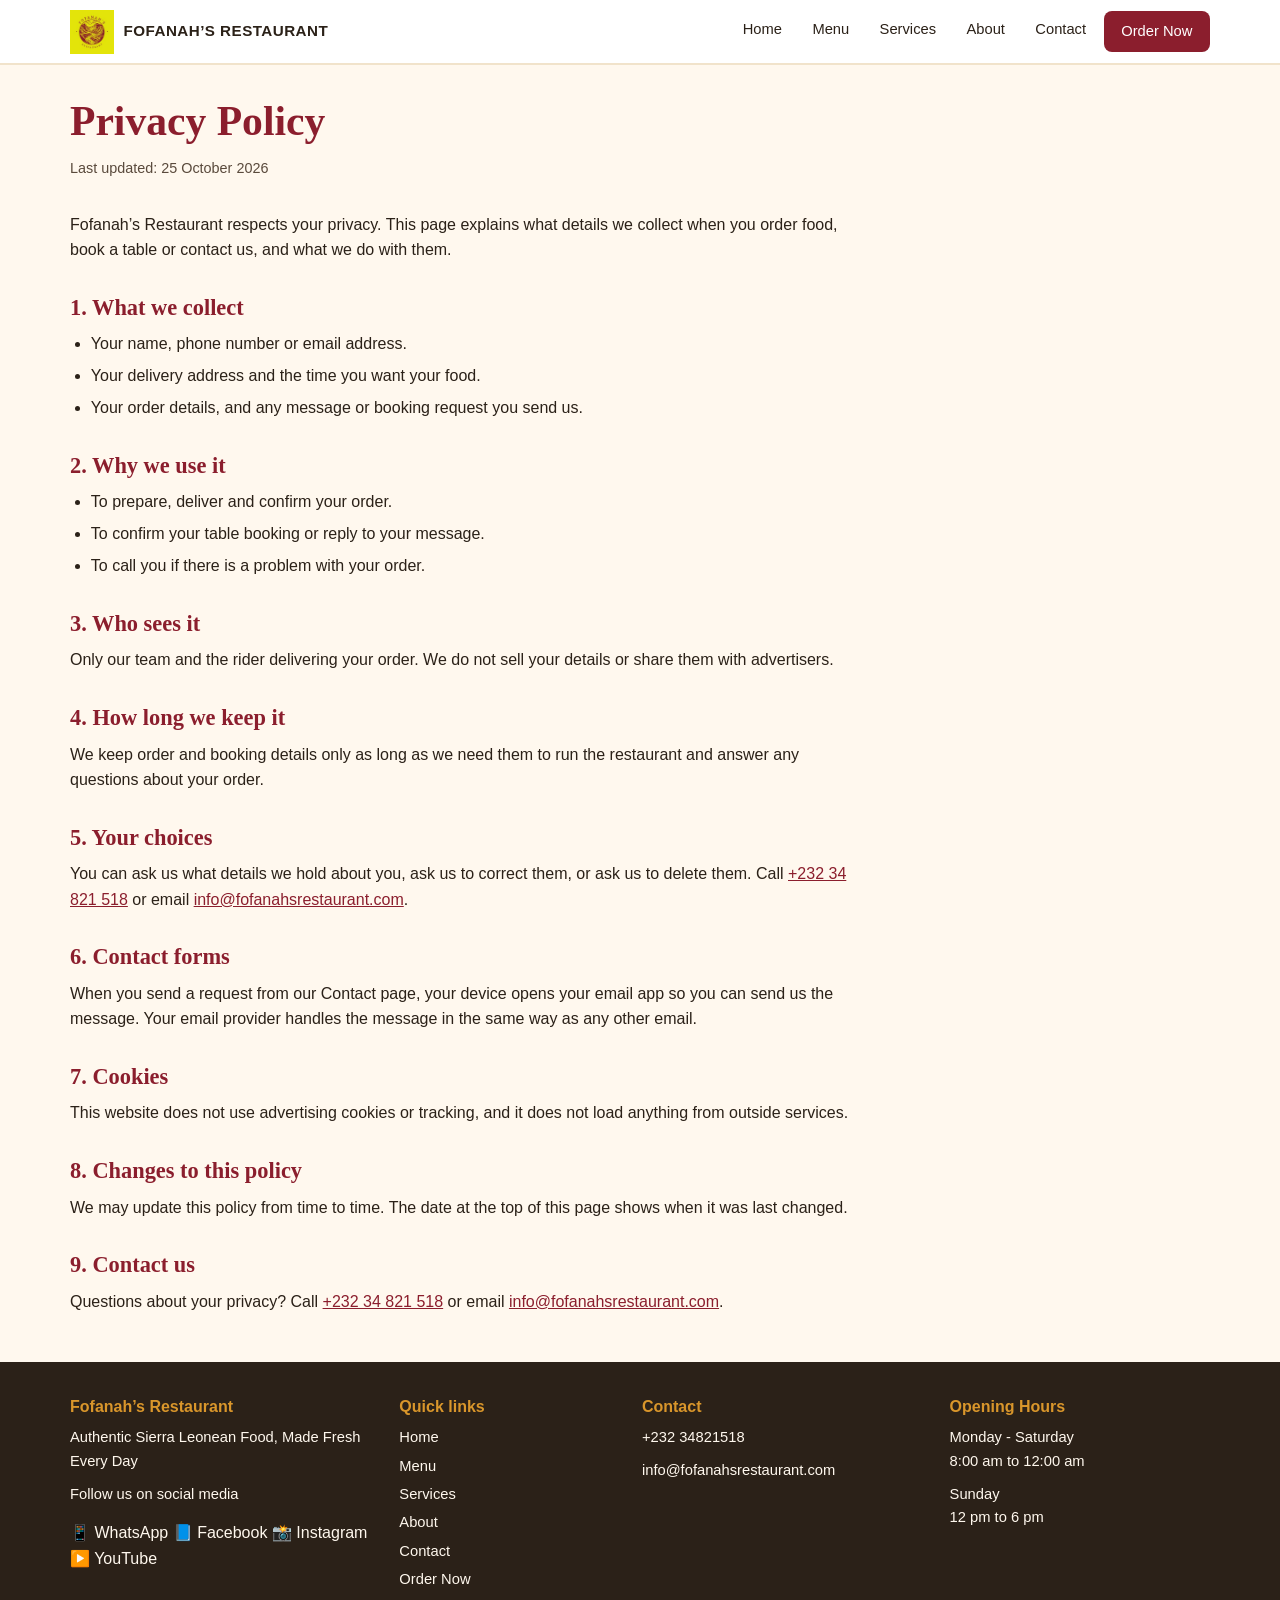
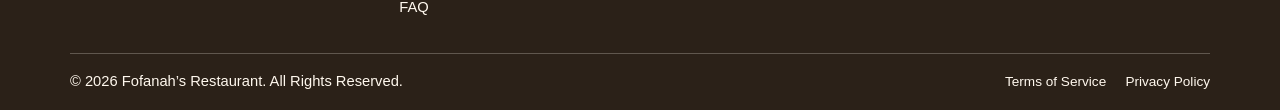
<file: privacy.html>
<!DOCTYPE html>
<html lang="en">
<head>
  <meta charset="UTF-8">
  <meta name="viewport" content="width=device-width, initial-scale=1.0">
  <meta name="description" content="How Fofanah's Restaurant collects, uses and protects your details when you order or book.">
  <title>Privacy Policy | Fofanah&rsquo;s Restaurant</title>
  <link rel="stylesheet" href="css/style.css">
</head>
<body>
  <a class="skip-link" href="#main">Skip to main content</a>
  <input type="checkbox" id="nav-toggle" class="nav-toggle" aria-label="Open or close the menu">
  <header class="site-header">
    <div class="container header-inner">
      <a class="brand" href="index.html">
        <img src="./images/logo.jpg" alt="Fofanah's Restaurant logo" width="64" height="64">
        <span>Fofanah&rsquo;s Restaurant</span>
      </a>
      <label for="nav-toggle" class="nav-burger" aria-hidden="true">
        <span></span><span></span><span></span>
      </label>
      <nav class="main-nav" aria-label="Main navigation">
        <ul>
            <li><a href="index.html">Home</a></li>
            <li><a href="menu.html">Menu</a></li>
            <li><a href="services.html">Services</a></li>
            <li><a href="about.html">About</a></li>
            <li><a href="contact.html">Contact</a></li>
            <li><a href="order.html" class="nav-order">Order Now</a></li>
        </ul>
      </nav>
    </div>
  </header>
  <main id="main">
    <section class="container">
      <div class="page-title">
        <h1>Privacy Policy</h1>
        <p class="legal-updated">Last updated: 25 October 2026</p>
      </div>
      <div class="legal-content">
        <p>Fofanah&rsquo;s Restaurant respects your privacy. This page explains what details we collect when you order food, book a table or contact us, and what we do with them.</p>
        <h2>1. What we collect</h2>
        <ul>
          <li>Your name, phone number or email address.</li>
          <li>Your delivery address and the time you want your food.</li>
          <li>Your order details, and any message or booking request you send us.</li>
        </ul>
        <h2>2. Why we use it</h2>
        <ul>
          <li>To prepare, deliver and confirm your order.</li>
          <li>To confirm your table booking or reply to your message.</li>
          <li>To call you if there is a problem with your order.</li>
        </ul>
        <h2>3. Who sees it</h2>
        <p>Only our team and the rider delivering your order. We do not sell your details or share them with advertisers.</p>
        <h2>4. How long we keep it</h2>
        <p>We keep order and booking details only as long as we need them to run the restaurant and answer any questions about your order.</p>
        <h2>5. Your choices</h2>
        <p>You can ask us what details we hold about you, ask us to correct them, or ask us to delete them. Call <a href="tel:+23234821518">+232 34 821 518</a> or email <a href="mailto:info@fofanahsrestaurant.com">info@fofanahsrestaurant.com</a>.</p>
        <h2>6. Contact forms</h2>
        <p>When you send a request from our Contact page, your device opens your email app so you can send us the message. Your email provider handles the message in the same way as any other email.</p>
        <h2>7. Cookies</h2>
        <p>This website does not use advertising cookies or tracking, and it does not load anything from outside services.</p>
        <h2>8. Changes to this policy</h2>
        <p>We may update this policy from time to time. The date at the top of this page shows when it was last changed.</p>
        <h2>9. Contact us</h2>
        <p>Questions about your privacy? Call <a href="tel:+23234821518">+232 34 821 518</a> or email <a href="mailto:info@fofanahsrestaurant.com">info@fofanahsrestaurant.com</a>.</p>
      </div>
    </section>
  </main>
  <footer class="site-footer">
    <div class="container footer-grid">
      <div>
        <h2>Fofanah&rsquo;s Restaurant</h2>
        <p>Authentic Sierra Leonean Food, Made Fresh Every Day</p>
        <p>Follow us on social media</p>
        <!-- Social Media Links Section -->
    <div class="social-container">
      <h3 style="color:white; margin-bottom:14px; font-size:16px; opacity:0.85;"></h3>
      <div>
        <a href="https://wa.me/23234821518" target="_blank" rel="noopener noreferrer" class="social-link whatsapp">
          📱 WhatsApp
        </a>
        <a href="https://www.facebook.com/fofanah'srestaurant" target="_blank" rel="noopener noreferrer" class="social-link facebook">
          📘 Facebook
        </a>
        <a href="https://www.instagram.com/fofanah'srestaurant" target="_blank" rel="noopener noreferrer" class="social-link instagram">
          📸 Instagram
        </a>
        <a href="https://www.youtube.com/@fofanah'srestaurant" target="_blank" rel="noopener noreferrer" class="social-link youtube">
          ▶️ YouTube
        </a>
      </div>
    </div>
      </div>
      <div>
        <h2>Quick links</h2>
        <ul class="footer-links">
          <li><a href="index.html">Home</a></li>
          <li><a href="menu.html">Menu</a></li>
          <li><a href="services.html">Services</a></li>
          <li><a href="about.html">About</a></li>
          <li><a href="contact.html">Contact</a></li>
          <li><a href="order.html">Order Now</a></li>
          <li><a href="faq.html">FAQ</a></li>
        </ul>
      </div>
      <div>
        <h2>Contact</h2>
        <p><a href="tel:+23234821518">+232 34821518</a></p>
        <p><a href="mailto:info@fofanahsrestaurant.com">info@fofanahsrestaurant.com</a></p>
      </div>
      <div>
        <h2>Opening Hours</h2>
        <p>Monday - Saturday<br>8:00 am to 12:00 am</p>
        <p>Sunday<br>12 pm to 6 pm</p>
      </div>
    </div>
    <div class="container footer-bottom">
      <p>&copy; 2026 Fofanah&rsquo;s Restaurant. All Rights Reserved.</p>
      <nav aria-label="Legal">
        <a href="terms.html">Terms of Service</a>
        <a href="privacy.html">Privacy Policy</a>
      </nav>
    </div>
  </footer>
</body>
</html>
</file>
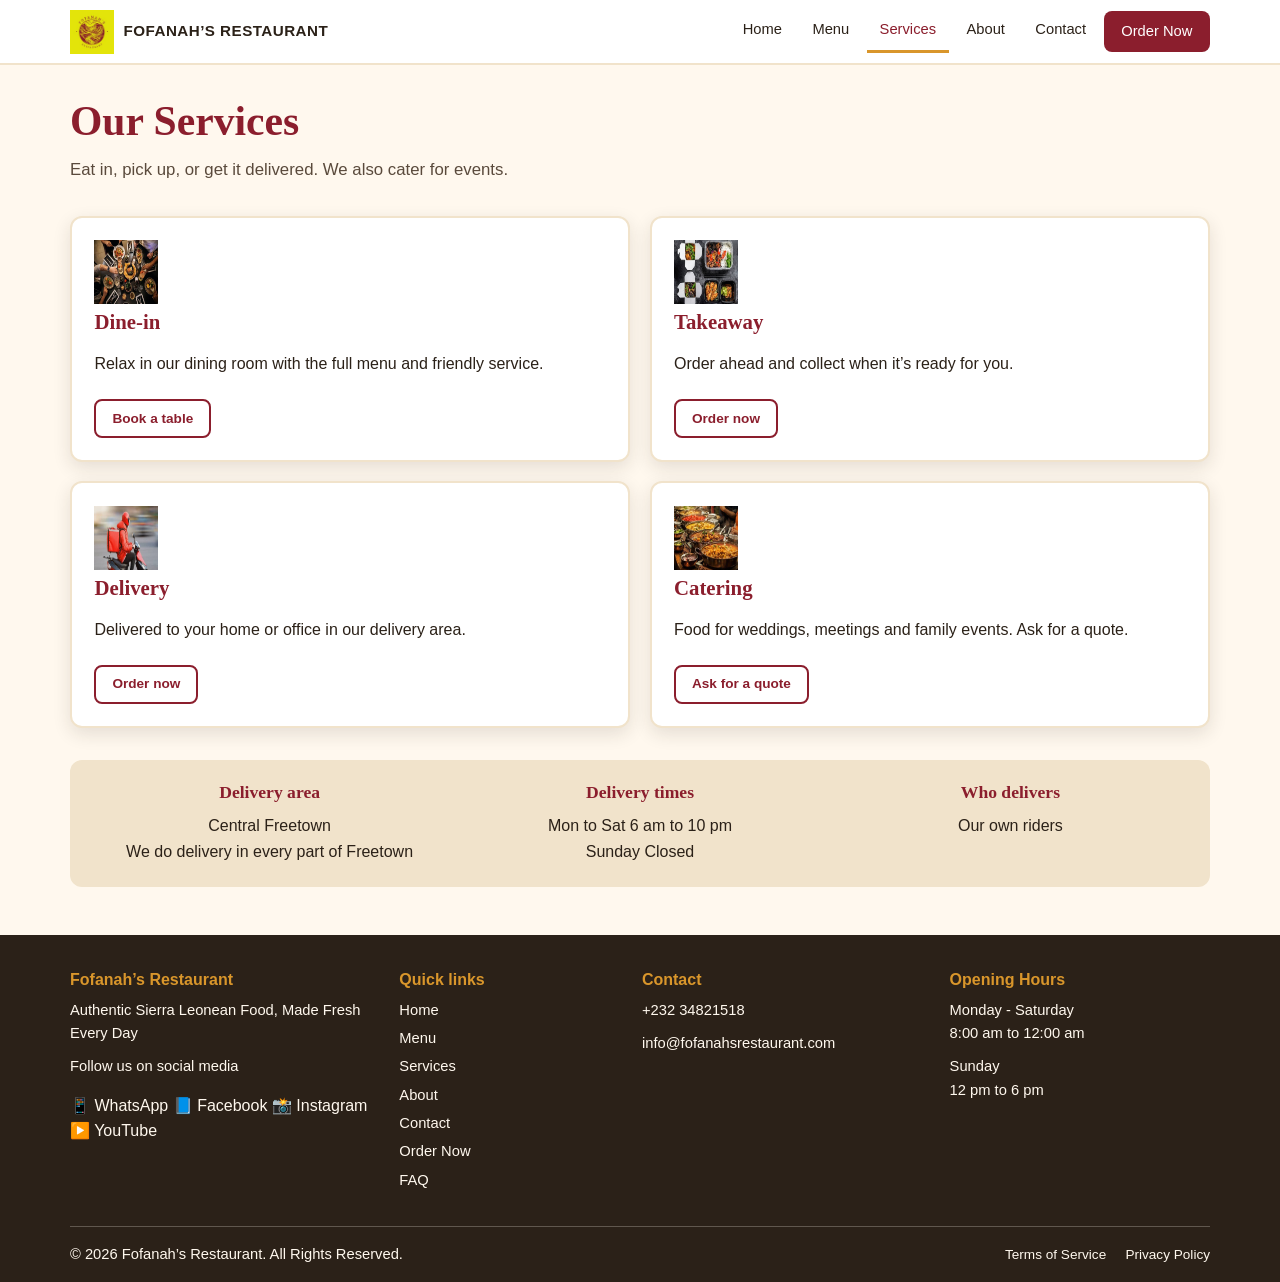
<file: services.html>
<!DOCTYPE html>
<html lang="en">
<head>
  <meta charset="UTF-8">
  <meta name="viewport" content="width=device-width, initial-scale=1.0">
  <meta name="description" content="Dine in, pick up, get it delivered or book catering for your event with Fofanah's Restaurant.">
  <title>Services | Fofanah&rsquo;s Restaurant</title>
  <link rel="stylesheet" href="css/style.css">
</head>
<body>
  <a class="skip-link" href="#main">Skip to main content</a>
  <input type="checkbox" id="nav-toggle" class="nav-toggle" aria-label="Open or close the menu">
  <header class="site-header">
    <div class="container header-inner">
      <a class="brand" href="index.html">
        <img src="./images/logo.jpg" alt="Fofanah's Restaurant logo" width="64" height="64">
        <span>Fofanah&rsquo;s Restaurant</span>
      </a>
      <label for="nav-toggle" class="nav-burger" aria-hidden="true">
        <span></span><span></span><span></span>
      </label>
      <nav class="main-nav" aria-label="Main navigation">
        <ul>
            <li><a href="index.html">Home</a></li>
            <li><a href="menu.html">Menu</a></li>
            <li><a href="services.html" class="active" aria-current="page">Services</a></li>
            <li><a href="about.html">About</a></li>
            <li><a href="contact.html">Contact</a></li>
            <li><a href="order.html" class="nav-order">Order Now</a></li>
        </ul>
      </nav>
    </div>
  </header>
  <main id="main">
    <section class="container">
      <div class="page-title">
        <h1>Our Services</h1>
        <p class="lead">Eat in, pick up, or get it delivered. We also cater for events.</p>
      </div>
      <div class="grid grid-2">
        <article class="card service-card">
          <img src="./images/dine in.jpeg" alt="" width="120" height="120">
          <h3>Dine-in</h3>
          <p>Relax in our dining room with the full menu and friendly service.</p>
          <a class="btn btn-outline btn-small" href="contact.html">Book a table</a>
        </article>
        <article class="card service-card">
          <img src="./images/take-away.jpeg" alt="" width="120" height="120">
          <h3>Takeaway</h3>
          <p>Order ahead and collect when it&rsquo;s ready for you.</p>
          <a class="btn btn-outline btn-small" href="order.html">Order now</a>
        </article>
        <article class="card service-card">
          <img src="./images/delivery.jpeg" alt="" width="120" height="120">
          <h3>Delivery</h3>
          <p>Delivered to your home or office in our delivery area.</p>
          <a class="btn btn-outline btn-small" href="order.html">Order now</a>
        </article>
        <article class="card service-card">
          <img src="./images/catering.jpeg" alt="" width="120" height="120">
          <h3>Catering</h3>
          <p>Food for weddings, meetings and family events. Ask for a quote.</p>
          <a class="btn btn-outline btn-small" href="contact.html">Ask for a quote</a>
        </article>
      </div>
      <div class="info-bar">
        <div>
          <h3>Delivery area</h3>
          <p>Central Freetown</p>
          <p>We do delivery in every part of Freetown</p>
        </div>
        <div>
          <h3>Delivery times</h3>
          <p>Mon to Sat 6 am to 10 pm</p>
          <p>Sunday Closed</p>
        </div>
        <div>
          <h3>Who delivers</h3>
          <p>Our own riders</p>
        </div>
      </div>
    </section>
  </main>
  <footer class="site-footer">
    <div class="container footer-grid">
      <div>
        <h2>Fofanah&rsquo;s Restaurant</h2>
        <p>Authentic Sierra Leonean Food, Made Fresh Every Day</p>
        <p>Follow us on social media</p>
         <!-- Social Media Links Section -->
    <div class="social-container">
      <h3 style="color:white; margin-bottom:14px; font-size:16px; opacity:0.85;"></h3>
      <div>
        <a href="https://wa.me/23234821518" target="_blank" rel="noopener noreferrer" class="social-link whatsapp">
          📱 WhatsApp
        </a>
        <a href="https://www.facebook.com/fofanah'srestaurant" target="_blank" rel="noopener noreferrer" class="social-link facebook">
          📘 Facebook
        </a>
        <a href="https://www.instagram.com/fofanah'srestaurant" target="_blank" rel="noopener noreferrer" class="social-link instagram">
          📸 Instagram
        </a>
        <a href="https://www.youtube.com/@fofanah'srestaurant" target="_blank" rel="noopener noreferrer" class="social-link youtube">
          ▶️ YouTube
        </a>
      </div>
    </div>
      </div>
      <div>
        <h2>Quick links</h2>
        <ul class="footer-links">
          <li><a href="index.html">Home</a></li>
          <li><a href="menu.html">Menu</a></li>
          <li><a href="services.html">Services</a></li>
          <li><a href="about.html">About</a></li>
          <li><a href="contact.html">Contact</a></li>
          <li><a href="order.html">Order Now</a></li>
          <li><a href="faq.html">FAQ</a></li>
        </ul>
      </div>
      <div>
        <h2>Contact</h2>
        <p><a href="tel:+23234821518">+232 34821518</a></p>
        <p><a href="mailto:info@fofanahsrestaurant.com">info@fofanahsrestaurant.com</a></p>
      </div>
      <div>
        <h2>Opening Hours</h2>
        <p>Monday - Saturday<br>8:00 am to 12:00 am</p>
        <p>Sunday<br>12 pm to 6 pm</p>
      </div>
    </div>
    <div class="container footer-bottom">
      <p>&copy; 2026 Fofanah&rsquo;s Restaurant. All Rights Reserved.</p>
      <nav aria-label="Legal">
        <a href="terms.html">Terms of Service</a>
        <a href="privacy.html">Privacy Policy</a>
      </nav>
    </div>
  </footer>
</body>
</html>
</file>
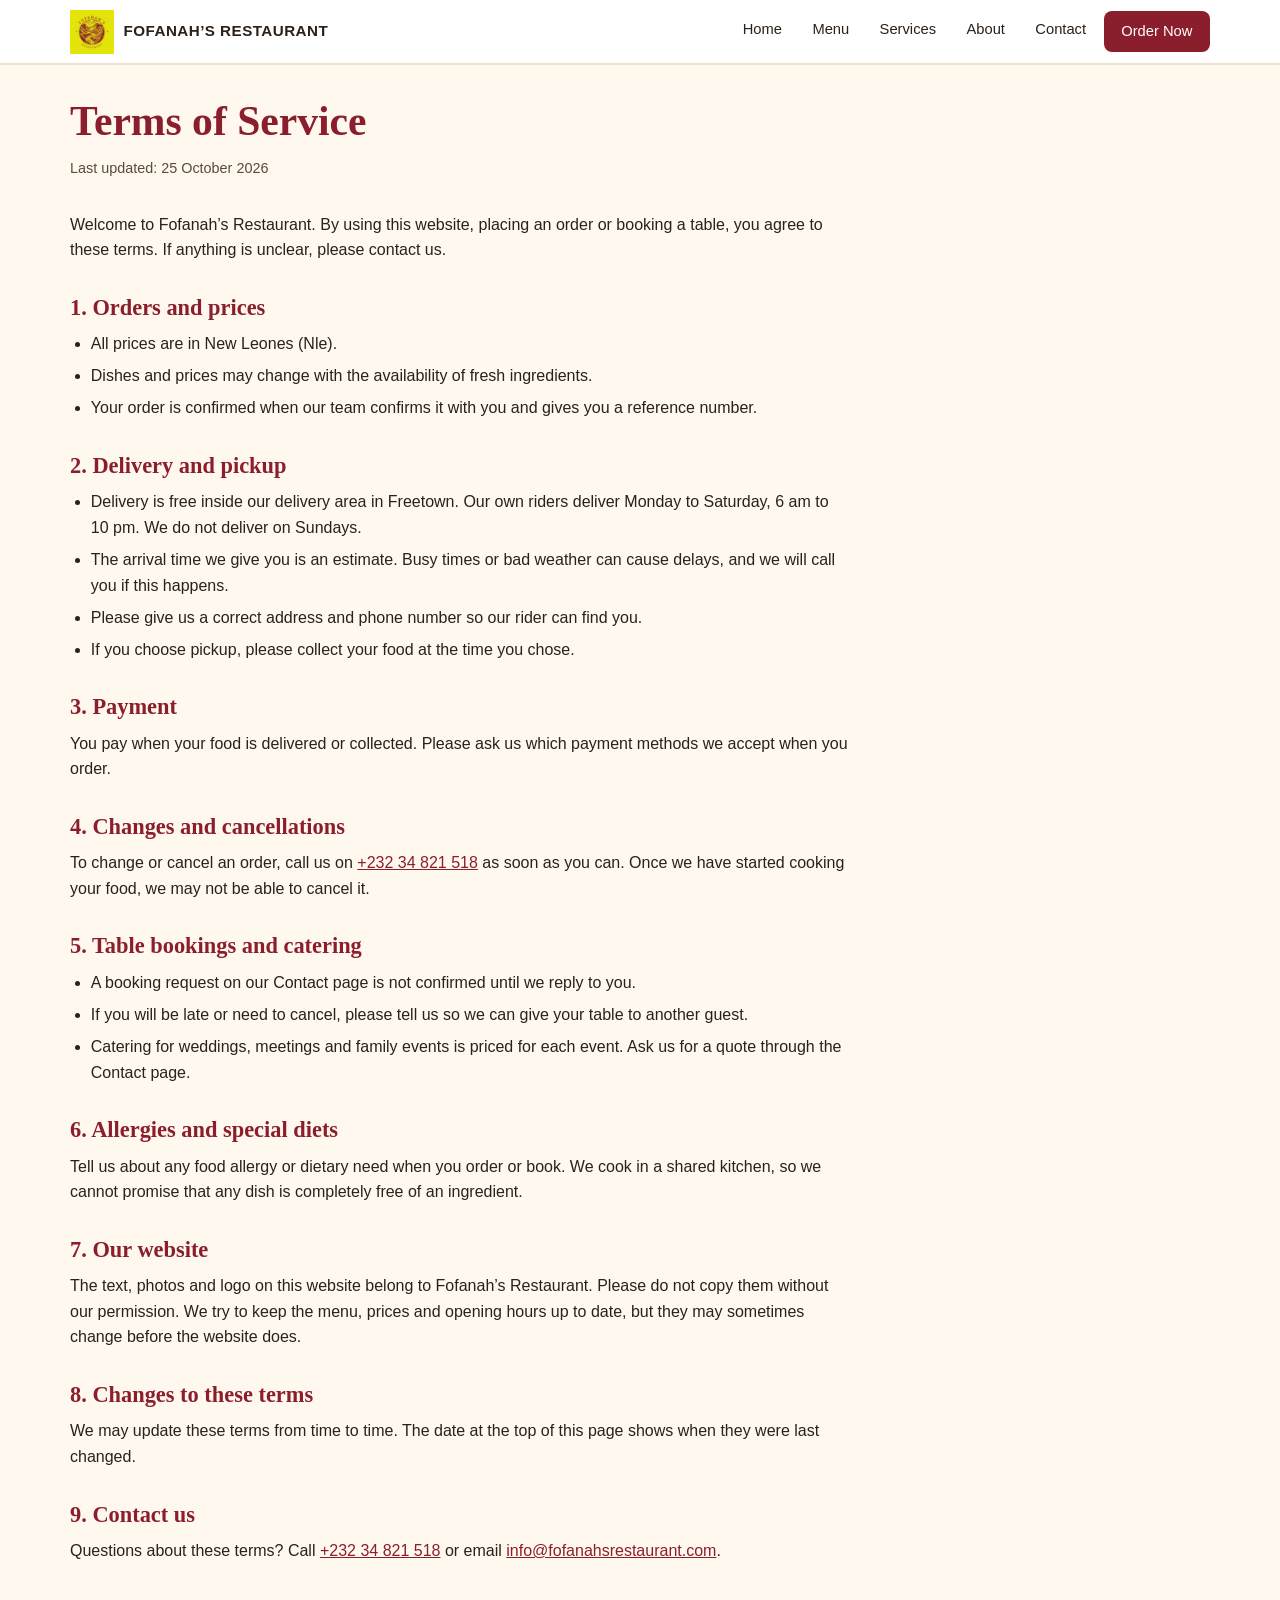
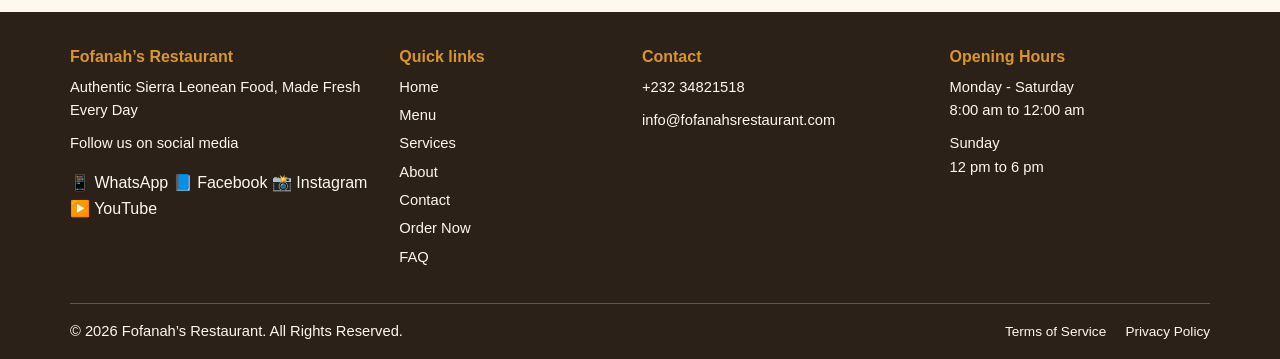
<file: terms.html>
<!DOCTYPE html>
<html lang="en">
<head>
  <meta charset="UTF-8">
  <meta name="viewport" content="width=device-width, initial-scale=1.0">
  <meta name="description" content="The terms for ordering food, delivery, bookings and using the Fofanah's Restaurant website.">
  <title>Terms of Service | Fofanah&rsquo;s Restaurant</title>
  <link rel="stylesheet" href="css/style.css">
</head>
<body>
  <a class="skip-link" href="#main">Skip to main content</a>
  <input type="checkbox" id="nav-toggle" class="nav-toggle" aria-label="Open or close the menu">
  <header class="site-header">
    <div class="container header-inner">
      <a class="brand" href="index.html">
        <img src="./images/logo.jpg" alt="Fofanah's Restaurant logo" width="64" height="64">
        <span>Fofanah&rsquo;s Restaurant</span>
      </a>
      <label for="nav-toggle" class="nav-burger" aria-hidden="true">
        <span></span><span></span><span></span>
      </label>
      <nav class="main-nav" aria-label="Main navigation">
        <ul>
            <li><a href="index.html">Home</a></li>
            <li><a href="menu.html">Menu</a></li>
            <li><a href="services.html">Services</a></li>
            <li><a href="about.html">About</a></li>
            <li><a href="contact.html">Contact</a></li>
            <li><a href="order.html" class="nav-order">Order Now</a></li>
        </ul>
      </nav>
    </div>
  </header>
  <main id="main">
    <section class="container">
      <div class="page-title">
        <h1>Terms of Service</h1>
        <p class="legal-updated">Last updated: 25 October 2026</p>
      </div>
      <div class="legal-content">
        <p>Welcome to Fofanah&rsquo;s Restaurant. By using this website, placing an order or booking a table, you agree to these terms. If anything is unclear, please contact us.</p>
        <h2>1. Orders and prices</h2>
        <ul>
          <li>All prices are in New Leones (Nle).</li>
          <li>Dishes and prices may change with the availability of fresh ingredients.</li>
          <li>Your order is confirmed when our team confirms it with you and gives you a reference number.</li>
        </ul>
        <h2>2. Delivery and pickup</h2>
        <ul>
          <li>Delivery is free inside our delivery area in Freetown. Our own riders deliver Monday to Saturday, 6 am to 10 pm. We do not deliver on Sundays.</li>
          <li>The arrival time we give you is an estimate. Busy times or bad weather can cause delays, and we will call you if this happens.</li>
          <li>Please give us a correct address and phone number so our rider can find you.</li>
          <li>If you choose pickup, please collect your food at the time you chose.</li>
        </ul>
        <h2>3. Payment</h2>
        <p>You pay when your food is delivered or collected. Please ask us which payment methods we accept when you order.</p>
        <h2>4. Changes and cancellations</h2>
        <p>To change or cancel an order, call us on <a href="tel:+23234821518">+232 34 821 518</a> as soon as you can. Once we have started cooking your food, we may not be able to cancel it.</p>
        <h2>5. Table bookings and catering</h2>
        <ul>
          <li>A booking request on our Contact page is not confirmed until we reply to you.</li>
          <li>If you will be late or need to cancel, please tell us so we can give your table to another guest.</li>
          <li>Catering for weddings, meetings and family events is priced for each event. Ask us for a quote through the Contact page.</li>
        </ul>
        <h2>6. Allergies and special diets</h2>
        <p>Tell us about any food allergy or dietary need when you order or book. We cook in a shared kitchen, so we cannot promise that any dish is completely free of an ingredient.</p>
        <h2>7. Our website</h2>
        <p>The text, photos and logo on this website belong to Fofanah&rsquo;s Restaurant. Please do not copy them without our permission. We try to keep the menu, prices and opening hours up to date, but they may sometimes change before the website does.</p>
        <h2>8. Changes to these terms</h2>
        <p>We may update these terms from time to time. The date at the top of this page shows when they were last changed.</p>
        <h2>9. Contact us</h2>
        <p>Questions about these terms? Call <a href="tel:+23234821518">+232 34 821 518</a> or email <a href="mailto:info@fofanahsrestaurant.com">info@fofanahsrestaurant.com</a>.</p>
      </div>
    </section>
  </main>
  <footer class="site-footer">
    <div class="container footer-grid">
      <div>
        <h2>Fofanah&rsquo;s Restaurant</h2>
        <p>Authentic Sierra Leonean Food, Made Fresh Every Day</p>
        <p>Follow us on social media</p>
       <!-- Social Media Links Section -->
    <div class="social-container">
      <h3 style="color:white; margin-bottom:14px; font-size:16px; opacity:0.85;"></h3>
      <div>
        <a href="https://wa.me/23234821518" target="_blank" rel="noopener noreferrer" class="social-link whatsapp">
          📱 WhatsApp
        </a>
        <a href="https://www.facebook.com/fofanah'srestaurant" target="_blank" rel="noopener noreferrer" class="social-link facebook">
          📘 Facebook
        </a>
        <a href="https://www.instagram.com/fofanah'srestaurant" target="_blank" rel="noopener noreferrer" class="social-link instagram">
          📸 Instagram
        </a>
        <a href="https://www.youtube.com/@fofanah'srestaurant" target="_blank" rel="noopener noreferrer" class="social-link youtube">
          ▶️ YouTube
        </a>
      </div>
    </div>
      </div>
      <div>
        <h2>Quick links</h2>
        <ul class="footer-links">
          <li><a href="index.html">Home</a></li>
          <li><a href="menu.html">Menu</a></li>
          <li><a href="services.html">Services</a></li>
          <li><a href="about.html">About</a></li>
          <li><a href="contact.html">Contact</a></li>
          <li><a href="order.html">Order Now</a></li>
          <li><a href="faq.html">FAQ</a></li>
        </ul>
      </div>
      <div>
        <h2>Contact</h2>
        <p><a href="tel:+23234821518">+232 34821518</a></p>
        <p><a href="mailto:info@fofanahsrestaurant.com">info@fofanahsrestaurant.com</a></p>
      </div>
      <div>
        <h2>Opening Hours</h2>
        <p>Monday - Saturday<br>8:00 am to 12:00 am</p>
        <p>Sunday<br>12 pm to 6 pm</p>
      </div>
    </div>
    <div class="container footer-bottom">
      <p>&copy; 2026 Fofanah&rsquo;s Restaurant. All Rights Reserved.</p>
      <nav aria-label="Legal">
        <a href="terms.html">Terms of Service</a>
        <a href="privacy.html">Privacy Policy</a>
      </nav>
    </div>
  </footer>
</body>
</html>
</file>
<file: css/style.css>
/* ==========================================================
   FOFANAH'S RESTAURANT - main stylesheet
   1. Variables 
   2. Base  
   3. Layout 
   4. Header 
   5. Buttons 
   6. Home 
   7. Menu      
   8. Services
   9. About
   10. Contact
   11. Order
   12. Order confirmation
   13. Footer
   14. Tablet (768px and up)
   15. Desktop (1024px and up) 
   Mobile styles are the default; larger screens add to them.
   ========================================================== */

/* 1. Variables */
:root {
  --burgundy: #8B1E2D;
  --burgundy-dark: #6A1522;
  --amber: #D9962B;
  --cream: #FFF8EE;
  --sand: #F1E3CB;
  --charcoal: #2B2118;
  --olive: #5B6B3A;
  --muted: #5A4A3C;
  --white: #FFFFFF;
  --radius: 12px;
  --shadow: 0 6px 18px rgba(43, 33, 24, 0.12);
}

/* 2. Base */
*,
*::before,
*::after {
  box-sizing: border-box;
}

html {
  scroll-behavior: smooth;
}

body {
  margin: 0;
  font-family: 'Segoe UI', Roboto, Helvetica, Arial, sans-serif;
  font-size: 1rem;
  line-height: 1.6;
  color: var(--charcoal);
  background: var(--cream);
}

img {
  display: block;
  max-width: 100%;
  height: auto;
}

h1,
h2,
h3 {
  margin: 0 0 0.6rem;
  font-family: Georgia, 'Times New Roman', serif;
  line-height: 1.2;
  color: var(--burgundy);
}

p {
  margin: 0 0 1rem;
}

a {
  color: var(--burgundy);
}

:focus-visible {
  outline: 3px solid var(--amber);
  outline-offset: 2px;
}

.skip-link {
  position: absolute;
  left: -999px;
  top: 0;
  z-index: 100;
  padding: 0.6rem 1rem;
  background: var(--burgundy);
  color: var(--white);
}

.skip-link:focus {
  left: 1rem;
  top: 1rem;
}

/* 3. Layout */
.container {
  width: min(1140px, 100% - 2rem);
  margin-inline: auto;
}

.section {
  padding-top: 2.2rem;
}

.section-title {
  margin-bottom: 1.2rem;
  font-size: clamp(1.4rem, 4vw, 1.9rem);
}

.page-title {
  padding: 2rem 0 1rem;
}

.page-title h1 {
  font-size: clamp(1.8rem, 5vw, 2.6rem);
}

.lead {
  font-size: 1.05rem;
  color: var(--muted);
}

.grid {
  display: grid;
  gap: 1.2rem;
}

.card {
  background: var(--white);
  border: 2px solid var(--sand);
  border-radius: var(--radius);
  box-shadow: var(--shadow);
}

/* 4. Header and navigation (CSS-only mobile menu) */
.nav-toggle {
  position: absolute;
  opacity: 0;
  pointer-events: none;
}

.site-header {
  position: sticky;
  top: 0;
  z-index: 50;
  background: var(--white);
  border-bottom: 2px solid var(--sand);
}

.header-inner {
  display: flex;
  flex-wrap: wrap;
  align-items: center;
  justify-content: space-between;
  padding: 0.6rem 0;
}

.brand {
  display: flex;
  align-items: center;
  gap: 0.6rem;
  font-size: 0.85rem;
  font-weight: 600;
  letter-spacing: 0.03em;
  text-decoration: none;
  text-transform: uppercase;
  color: var(--charcoal);
}

.brand img {
  width: 44px;
  height: 44px;
}

.nav-burger {
  display: flex;
  flex-direction: column;
  gap: 5px;
  padding: 0.6rem;
  cursor: pointer;
}

.nav-burger span {
  display: block;
  width: 26px;
  height: 3px;
  border-radius: 2px;
  background: var(--burgundy);
  transition: transform 0.25s, opacity 0.25s;
}

.nav-toggle:checked ~ .site-header .nav-burger span:nth-child(1) {
  transform: translateY(8px) rotate(45deg);
}

.nav-toggle:checked ~ .site-header .nav-burger span:nth-child(2) {
  opacity: 0;
}

.nav-toggle:checked ~ .site-header .nav-burger span:nth-child(3) {
  transform: translateY(-8px) rotate(-45deg);
}

.nav-toggle:focus-visible ~ .site-header .nav-burger {
  outline: 3px solid var(--amber);
}

.main-nav {
  display: none;
  width: 100%;
}

.nav-toggle:checked ~ .site-header .main-nav {
  display: block;
}

.main-nav ul {
  margin: 0;
  padding: 0.5rem 0 0.8rem;
  list-style: none;
}

.main-nav a {
  display: block;
  padding: 0.7rem 0.5rem;
  border-bottom: 1px solid var(--sand);
  font-weight: 500;
  text-decoration: none;
  color: var(--charcoal);
}

.main-nav a:hover {
  color: var(--burgundy);
}

.main-nav a.active {
  border-bottom: 3px solid var(--amber);
  color: var(--burgundy);
}

.main-nav a.nav-order {
  margin-top: 0.6rem;
  border-bottom: 0;
  border-radius: 8px;
  text-align: center;
  background: var(--burgundy);
  color: var(--white);
}

.main-nav a.nav-order:hover {
  background: var(--burgundy-dark);
}

/* 5. Buttons */
.btn {
  display: inline-block;
  padding: 0.7rem 1.5rem;
  border: 2px solid var(--burgundy);
  border-radius: 8px;
  font-family: 'Segoe UI', Roboto, Helvetica, Arial, sans-serif;
  font-size: 0.95rem;
  font-weight: 600;
  text-align: center;
  text-decoration: none;
  cursor: pointer;
  transition: background 0.2s, color 0.2s;
}

.btn-primary {
  background: var(--burgundy);
  color: var(--white);
}

.btn-primary:hover {
  border-color: var(--burgundy-dark);
  background: var(--burgundy-dark);
}

.btn-outline {
  background: transparent;
  color: var(--burgundy);
}

.btn-outline:hover {
  background: var(--burgundy);
  color: var(--white);
}

.btn-small {
  padding: 0.4rem 1rem;
  font-size: 0.85rem;
}

.btn-block {
  display: block;
  width: 100%;
}

.btn-row {
  display: flex;
  flex-wrap: wrap;
  gap: 0.8rem;
  margin-top: 1.2rem;
}

.cta-center {
  padding: 2.5rem 0 0;
  text-align: center;
}

/* 6. Home */
.home-title {
  padding: 2rem 0 1.2rem;
  text-align: center;
}

.home-title h1 {
  font-size: clamp(1.9rem, 7vw, 3.4rem);
  letter-spacing: 0.02em;
  text-transform: uppercase;
}

.tagline {
  font-family: Georgia, 'Times New Roman', serif;
  font-size: 1.25rem;
  font-weight: 600;
}

.hero-card {
  display: grid;
  gap: 1.2rem;
  padding: 1.2rem;
}

.hero-text h2 {
  font-size: clamp(1.5rem, 5vw, 2.3rem);
}

.hero-figure {
  margin: 0;
}

.hero-figure img {
  width: 100%;
  aspect-ratio: 16 / 10;
  object-fit: cover;
  border: 1px solid var(--sand);
  border-radius: 8px;
}

.hero-figure figcaption {
  margin-top: 0.5rem;
  padding: 0.4rem;
  border: 1px solid var(--sand);
  border-radius: 8px;
  font-size: 0.85rem;
  text-align: center;
}

.dish-card {
  overflow: hidden;
}

.dish-card img {
  width: 100%;
  aspect-ratio: 3 / 2;
  object-fit: cover;
}

.dish-card-body {
  padding: 1rem 1.1rem 1.2rem;
}

.dish-card h3 {
  margin-bottom: 0.2rem;
  font-size: 1.2rem;
}

.price {
  font-weight: 600;
  color: var(--burgundy);
}

.feature-card {
  padding: 1.1rem 1.2rem;
  border-left: 5px solid var(--amber);
}

.feature-card h3 {
  font-size: 1.15rem;
}

.feature-card p {
  margin: 0;
}

.promo-banner {
  margin: 2.5rem 0 0;
  padding: 1rem 1.2rem;
  border-radius: var(--radius);
  background: var(--burgundy);
  font-size: 1.05rem;
  font-weight: 600;
  text-align: center;
  color: var(--white);
}

/* 7. Menu (CSS-only category tabs) */
.tab-radio {
  position: absolute;
  opacity: 0;
  pointer-events: none;
}

.tab-labels {
  display: flex;
  flex-wrap: wrap;
  gap: 0.6rem;
  margin: 1rem 0 1.5rem;
}

.tab-labels label {
  padding: 0.55rem 1.2rem;
  border: 2px solid var(--burgundy);
  border-radius: 8px;
  background: var(--white);
  font-weight: 500;
  color: var(--burgundy);
  cursor: pointer;
}

.tab-labels label:hover {
  background: var(--sand);
}

#tab-rice:checked ~ .tab-labels label[for="tab-rice"],
#tab-soups:checked ~ .tab-labels label[for="tab-soups"],
#tab-grilled:checked ~ .tab-labels label[for="tab-grilled"],
#tab-drinks:checked ~ .tab-labels label[for="tab-drinks"] {
  background: var(--burgundy);
  color: var(--white);
}

#tab-rice:focus-visible ~ .tab-labels label[for="tab-rice"],
#tab-soups:focus-visible ~ .tab-labels label[for="tab-soups"],
#tab-grilled:focus-visible ~ .tab-labels label[for="tab-grilled"],
#tab-drinks:focus-visible ~ .tab-labels label[for="tab-drinks"] {
  outline: 3px solid var(--amber);
  outline-offset: 2px;
}

.menu-panel {
  display: none;
}

#tab-rice:checked ~ #panel-rice,
#tab-soups:checked ~ #panel-soups,
#tab-grilled:checked ~ #panel-grilled,
#tab-drinks:checked ~ #panel-drinks {
  display: block;
}

.menu-item {
  display: grid;
  grid-template-columns: 110px 1fr;
  gap: 1rem;
  padding: 0.9rem;
}

.menu-item img {
  width: 100%;
  height: 100%;
  min-height: 110px;
  object-fit: cover;
  border-radius: 8px;
}

.menu-item h3 {
  margin-bottom: 0.2rem;
  font-size: 1.1rem;
}

.menu-item p {
  margin-bottom: 0.5rem;
  font-size: 0.9rem;
}

.menu-item .price {
  margin-bottom: 0.6rem;
  font-size: 1rem;
}

/* 8. Services */
.service-card {
  display: flex;
  flex-direction: column;
  gap: 0.4rem;
  padding: 1.4rem;
}

.service-card img {
  width: 64px;
  height: 64px;
}

.service-card h3 {
  font-size: 1.3rem;
}

.service-card .btn {
  align-self: flex-start;
  margin-top: auto;
}

.info-bar {
  display: grid;
  gap: 1rem;
  margin-top: 2rem;
  padding: 1.4rem;
  border-radius: var(--radius);
  background: var(--sand);
  text-align: center;
}

.info-bar h3 {
  font-size: 1.1rem;
}

.info-bar p {
  margin: 0;
}

/* 9. About */
.about-intro {
  display: grid;
  gap: 1.4rem;
  align-items: start;
}

.about-photo {
  margin: 0;
}

.about-photo img {
  width: 100%;
  aspect-ratio: 4 / 3;
  object-fit: cover;
  border: 2px solid var(--sand);
  border-radius: var(--radius);
}

.about-photo figcaption {
  margin-top: 0.4rem;
  font-size: 0.85rem;
  text-align: center;
}

.timeline {
  margin: 1rem 0 0;
  padding: 0;
  border-left: 4px solid var(--amber);
  list-style: none;
}

.timeline li {
  padding: 0.35rem 0 0.35rem 1rem;
}

.timeline strong {
  color: var(--burgundy);
}

.mission-box {
  padding: 1.6rem;
  border-radius: var(--radius);
  background: var(--burgundy);
  font-size: 1.1rem;
  color: var(--white);
}

.mission-box h2 {
  color: var(--amber);
}

.mission-box p {
  margin: 0;
}

.team-card {
  padding: 1.2rem;
  text-align: center;
}

.team-card img {
  width: 140px;
  height: 140px;
  margin: 0 auto 0.8rem;
  border: 3px solid var(--amber);
  border-radius: 50%;
  object-fit: cover;
}

.team-card h3 {
  margin-bottom: 0.1rem;
  font-size: 1.15rem;
}

.team-card p {
  margin: 0;
  font-weight: 500;
  color: var(--muted);
}

/* 10. Contact */
.contact-grid {
  display: grid;
  gap: 1.6rem;
}

.info-block {
  margin-bottom: 1.3rem;
}

.info-block h3 {
  margin-bottom: 0.2rem;
  font-size: 1.1rem;
}

.info-block p {
  margin: 0;
}

.form-box {
  padding: 1.4rem;
}

.form-box h2 {
  font-size: 1.4rem;
}

.form-field {
  margin-bottom: 1rem;
}

.form-field label {
  display: block;
  margin-bottom: 0.3rem;
  font-weight: 600;
}

.form-field input,
.form-field textarea {
  width: 100%;
  padding: 0.7rem 0.9rem;
  border: 2px solid #CDBBA0;
  border-radius: 10px;
  background: var(--white);
  font: inherit;
  color: inherit;
}

.form-field input:focus,
.form-field textarea:focus {
  border-color: var(--burgundy);
  outline: none;
  box-shadow: 0 0 0 3px rgba(217, 150, 43, 0.45);
}

.map-box {
  margin-top: 2rem;
}

.map-box img {
  width: 100%;
  aspect-ratio: 16 / 6;
  object-fit: cover;
  border: 2px solid var(--sand);
  border-radius: var(--radius);
}

/* 11. Order */
.order-grid {
  display: grid;
  gap: 1.6rem;
}

.order-list {
  display: grid;
  gap: 0.9rem;
  margin: 0 0 1rem;
  padding: 0;
  border: 0;
}

.order-item {
  display: block;
  padding: 0.9rem 1rem;
  cursor: pointer;
}

.order-item:hover {
  border-color: var(--amber);
}

.order-item-top {
  display: flex;
  align-items: center;
  gap: 0.8rem;
  font-weight: 600;
}

.order-item-top .price {
  margin-left: auto;
}

.order-item input {
  width: 22px;
  height: 22px;
  accent-color: var(--burgundy);
}

.order-item small {
  display: block;
  margin-left: 2.2rem;
  color: var(--muted);
}

.order-total {
  padding: 0.9rem 1rem;
  border: 2px dashed var(--amber);
  border-radius: var(--radius);
  font-weight: 600;
}

.receive-options {
  position: relative;
  display: grid;
  grid-template-columns: 1fr 1fr;
  gap: 0.8rem;
  margin: 0 0 1rem;
  padding: 0;
  border: 0;
}

.receive-options legend {
  margin-bottom: 0.3rem;
  padding: 0;
  font-weight: 600;
}

.receive-options legend {
  grid-column: 1 / -1;
}

.receive-options input {
  position: absolute;
  opacity: 0;
  pointer-events: none;
}

.receive-options label {
  padding: 0.6rem;
  border: 2px solid var(--burgundy);
  border-radius: 8px;
  font-weight: 600;
  text-align: center;
  color: var(--burgundy);
  cursor: pointer;
}

.receive-options input:checked + label {
  background: var(--burgundy);
  color: var(--white);
}

.receive-options input:focus-visible + label {
  outline: 3px solid var(--amber);
  outline-offset: 2px;
}

/* 12. Order confirmation */
.confirm-box {
  margin-bottom: 1.4rem;
  padding: 1.4rem;
}

.confirm-box h1,
.confirm-box h2 {
  font-size: 1.5rem;
}

.confirm-success {
  border-color: var(--olive);
  text-align: center;
}

.confirm-success h1 {
  color: var(--olive);
}

.summary-list {
  margin: 0 0 1rem;
}

.summary-list div {
  display: grid;
  gap: 0.1rem;
  padding: 0.5rem 0;
  border-bottom: 1px solid var(--sand);
}

.summary-list dt {
  color: var(--muted);
}

.summary-list dd {
  margin: 0;
  font-weight: 600;
}

.next-steps {
  max-width: 480px;
  margin: 2rem auto 0;
  text-align: center;
}

/* 13. Footer */
.site-footer {
  margin-top: 3rem;
  padding-top: 2.2rem;
  background: var(--charcoal);
  color: var(--cream);
}

.footer-grid {
  display: grid;
  gap: 1.6rem;
  padding-bottom: 1.8rem;
}

.site-footer h2 {
  margin-bottom: 0.6rem;
  font-family: 'Segoe UI', Roboto, Helvetica, Arial, sans-serif;
  font-size: 1rem;
  color: var(--amber);
}

.site-footer p {
  margin-bottom: 0.6rem;
  font-size: 0.92rem;
}

.site-footer a {
  color: var(--cream);
  text-decoration: none;
}

.site-footer a:hover {
  color: var(--amber);
  text-decoration: underline;
}

.footer-links {
  margin: 0;
  padding: 0;
  list-style: none;
}

.footer-links li {
  margin-bottom: 0.3rem;
  font-size: 0.92rem;
}

.social-links {
  display: flex;
  gap: 0.6rem;
  margin-top: 0.6rem;
}

.social-links img {
  width: 40px;
  height: 40px;
}

.footer-bottom {
  display: flex;
  flex-direction: column;
  gap: 0.5rem;
  padding: 1rem 0;
  border-top: 1px solid rgba(255, 248, 238, 0.25);
  font-size: 0.85rem;
}

.footer-bottom p {
  margin: 0;
}

.footer-bottom nav {
  display: flex;
  gap: 1.2rem;
}

/* Legal pages and FAQ */
.legal-updated {
  font-size: 0.9rem;
  color: var(--muted);
}

.legal-content {
  max-width: 780px;
}

.legal-content h2 {
  margin-top: 2rem;
  font-size: 1.4rem;
}

.legal-content ul {
  margin: 0 0 1rem;
  padding-left: 1.3rem;
}

.legal-content li {
  margin-bottom: 0.4rem;
}

.faq-list {
  display: grid;
  gap: 0.8rem;
  max-width: 820px;
}

.faq-item {
  padding: 0 1.1rem;
}

.faq-item summary {
  padding: 1rem 0;
  font-weight: 600;
  color: var(--burgundy);
  cursor: pointer;
}

.faq-item[open] summary {
  margin-bottom: 0.8rem;
  border-bottom: 1px solid var(--sand);
}

.faq-item p {
  margin: 0 0 1rem;
}

.faq-help {
  max-width: 820px;
  margin-top: 2rem;
  padding: 1.4rem;
  text-align: center;
}

.faq-help h2 {
  font-size: 1.4rem;
}

/* 14. Tablet (768px and up) */
@media (min-width: 768px) {
  .container {
    width: min(1140px, 100% - 3rem);
  }

  .grid-2,
  .grid-3,
  .grid-4 {
    grid-template-columns: repeat(2, 1fr);
  }

  .hero-card {
    grid-template-columns: 1.2fr 1fr;
    align-items: center;
    padding: 2rem;
  }

  .menu-item {
    grid-template-columns: 150px 1fr;
  }

  .about-intro {
    grid-template-columns: 1.5fr 1fr;
  }

  .info-bar {
    grid-template-columns: repeat(3, 1fr);
  }

  .contact-grid {
    grid-template-columns: 1fr 1.4fr;
  }

  .order-grid {
    grid-template-columns: 1.1fr 1fr;
    align-items: start;
  }

  .footer-grid {
    grid-template-columns: repeat(2, 1fr);
  }

  .footer-bottom {
    flex-direction: row;
    align-items: center;
    justify-content: space-between;
  }

  .summary-list div {
    grid-template-columns: 180px 1fr;
    gap: 1rem;
  }
}

/* 15. Desktop (1024px and up) */
@media (min-width: 1024px) {
  .brand {
    font-size: 0.95rem;
  }

  .nav-burger {
    display: none;
  }

  .main-nav {
    display: block;
    width: auto;
  }

  .main-nav ul {
    display: flex;
    align-items: center;
    gap: 0.3rem;
    padding: 0;
  }

  .main-nav a {
    padding: 0.5rem 0.8rem;
    border-bottom: 3px solid transparent;
    font-size: 0.92rem;
  }

  .main-nav a.active {
    border-bottom-color: var(--amber);
  }

  .main-nav a.nav-order {
    margin-top: 0;
    padding: 0.55rem 1.1rem;
    border-bottom: 0;
  }

  .grid-3 {
    grid-template-columns: repeat(3, 1fr);
  }

  .grid-4 {
    grid-template-columns: repeat(4, 1fr);
  }

  .hero-card {
    padding: 2.4rem 2.6rem;
  }

  .menu-item {
    grid-template-columns: 170px 1fr;
  }

  .footer-grid {
    grid-template-columns: 1.4fr 1fr 1.3fr 1.2fr;
  }
}
</file>
